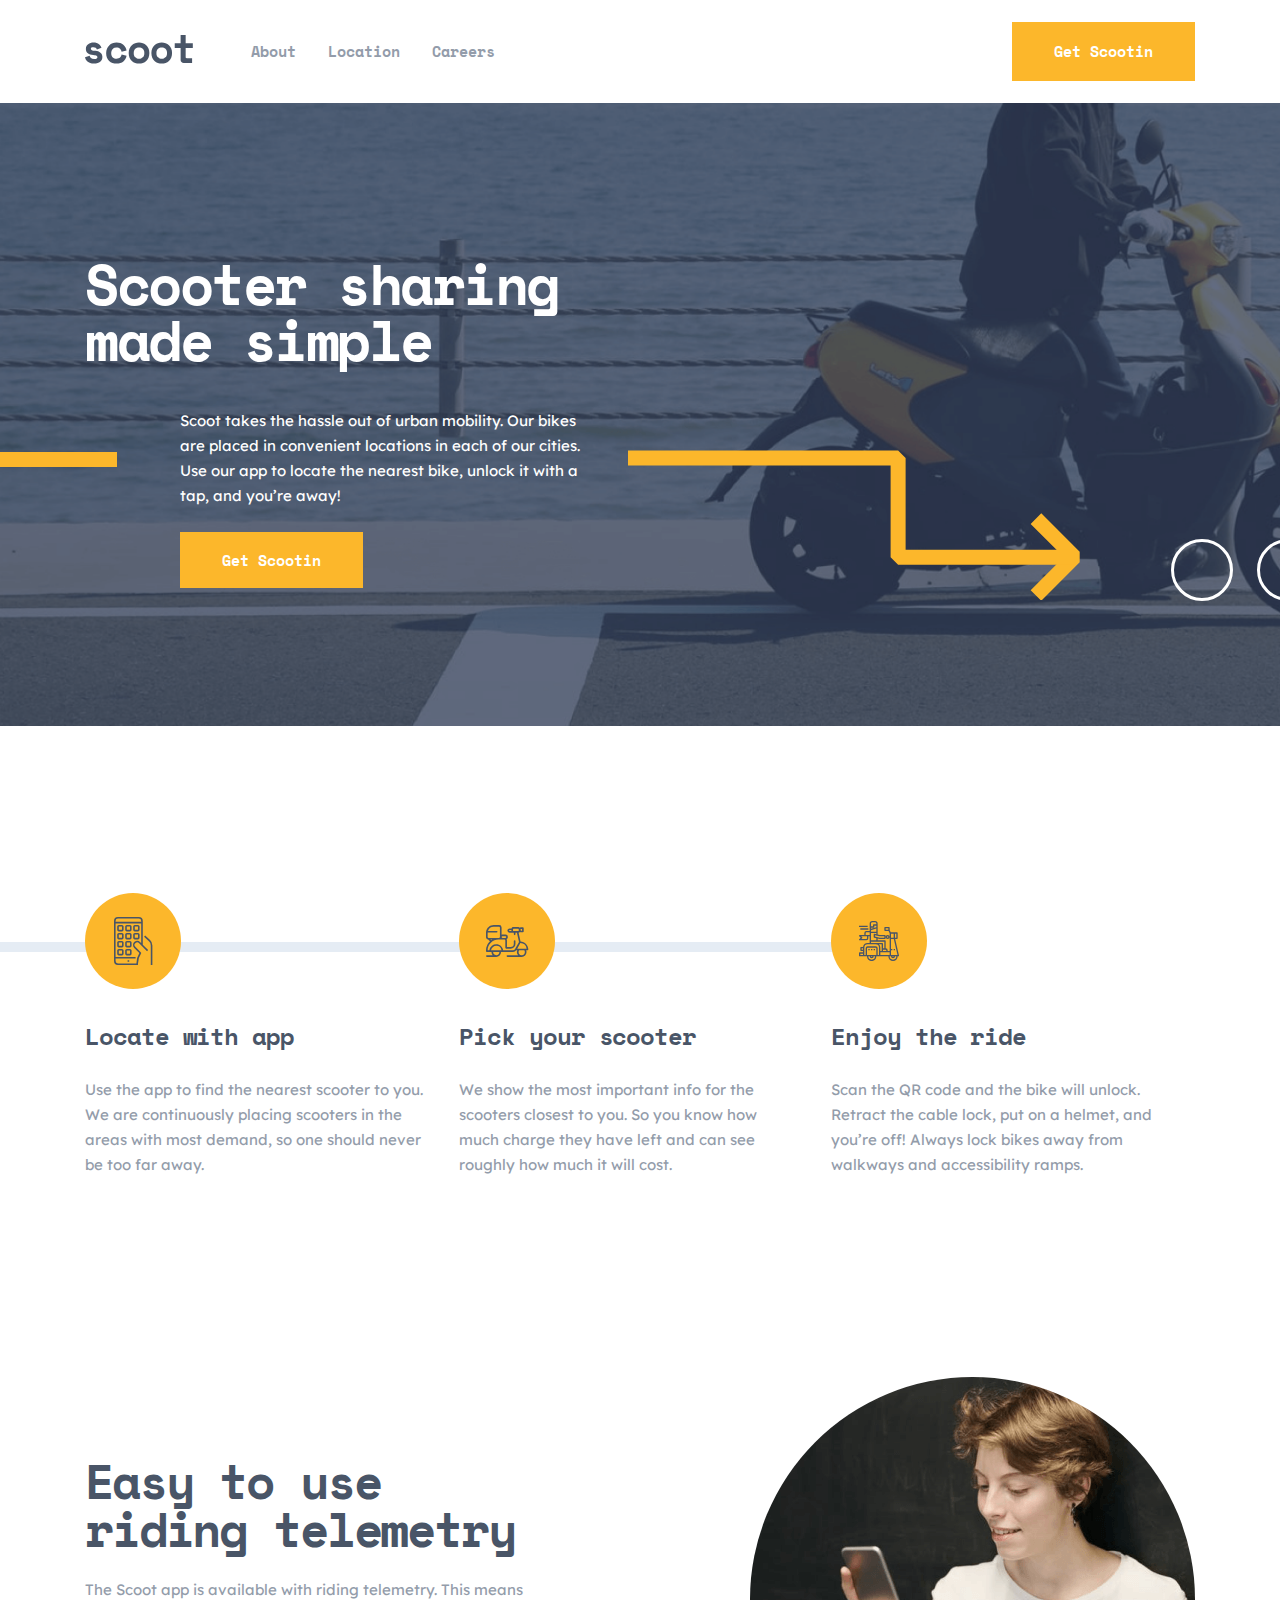
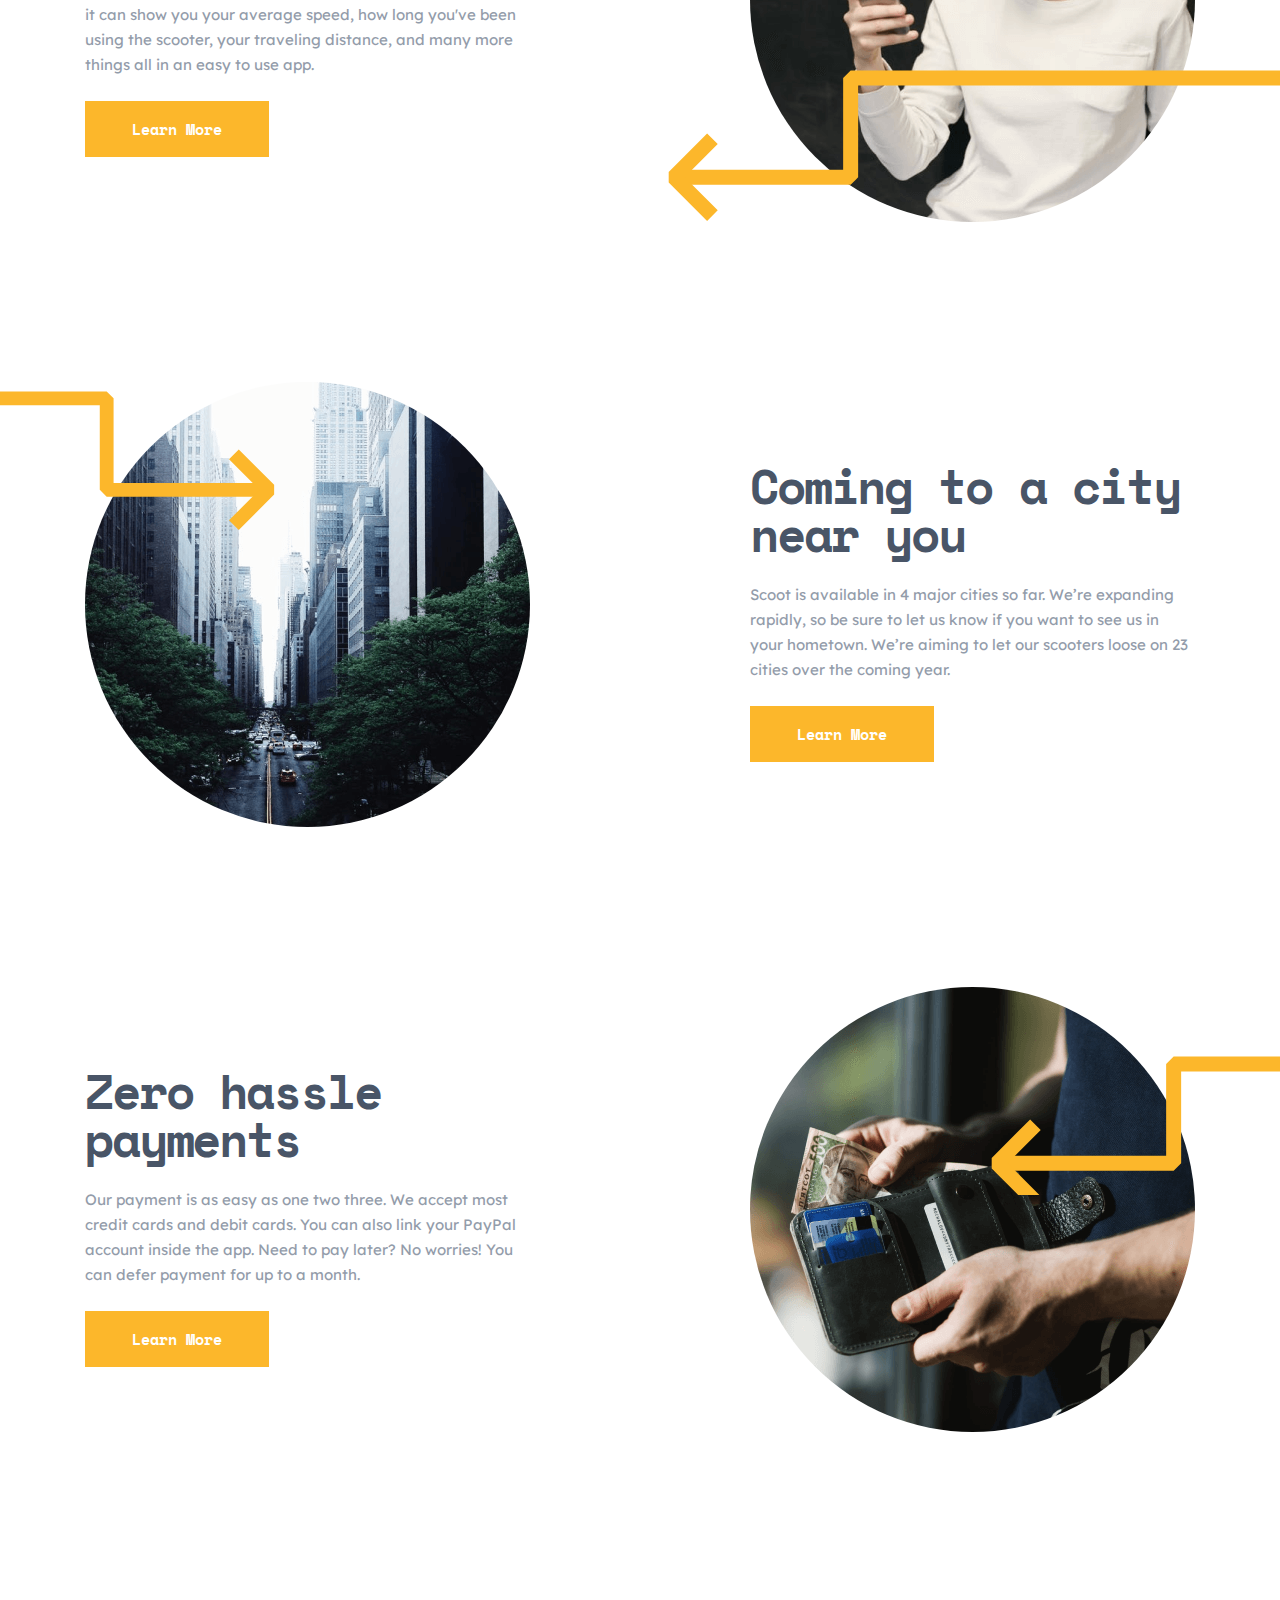
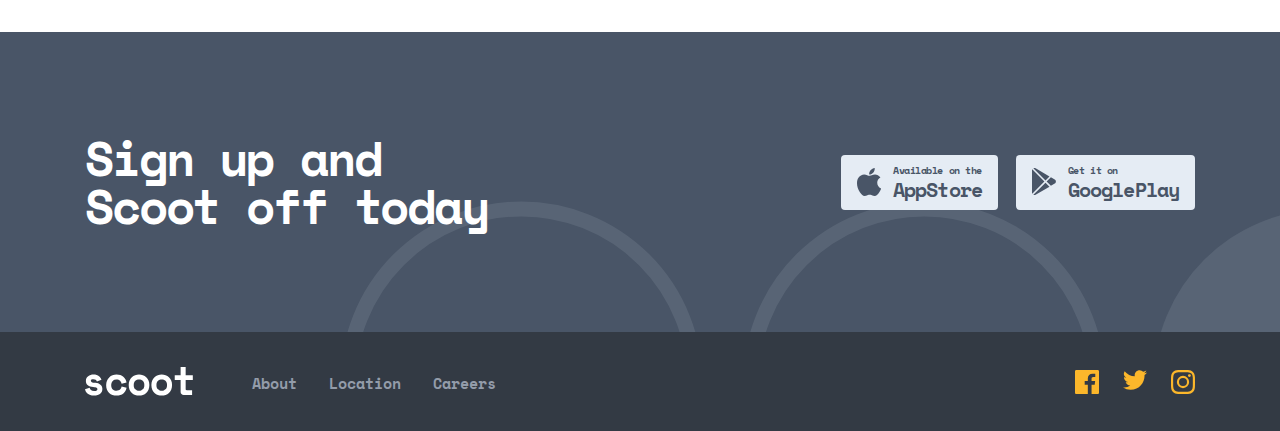
<file: index.html>
<!DOCTYPE html>
<html lang="en">

<head>
  <meta charset="UTF-8">
  <meta http-equiv="X-UA-Compatible" content="IE=edge">
  <meta name="viewport" content="width=device-width, initial-scale=1.0">
  <title>Scoot Project</title>
  <!-- <link rel="stylesheet" href="./css/normalize.css"> -->
  <!-- <link rel="stylesheet" href="./css/main.css"> -->
  <link rel="stylesheet" href="./css/main.min.css">
</head>

<body>


  <!-- SITE HEADER START -->

  <header class="site-header">

    <div class="container">
      <div class="header-inner">

        <a class="site-logo" href="./index.html">

          <svg class="site-logo__img" width="108" height="29" fill="currentColor" xmlns="http://www.w3.org/2000/svg">
            <path fill-rule="evenodd" clip-rule="evenodd"
              d="M107.097 23.2V28h-8.4c-.907 0-1.647-.293-2.22-.88-.573-.587-.86-1.333-.86-2.24V12.96h-5.88v-4.8h5.88V0h5.04v8.16h7.16v4.8h-7.16V22c0 .8.36 1.2 1.08 1.2h5.36ZM9.12 28.56c2.613 0 4.64-.587 6.08-1.76 1.44-1.173 2.16-2.747 2.16-4.72v-.24c0-1.787-.64-3.18-1.92-4.18-1.28-1-2.933-1.607-4.96-1.82-1.76-.187-2.973-.42-3.64-.7-.667-.28-1-.74-1-1.38 0-.453.213-.833.64-1.14.427-.307 1.067-.46 1.92-.46.933 0 1.693.207 2.28.62.587.413 1 .98 1.24 1.7l4.56-1.84a8.832 8.832 0 0 0-.92-1.74c-.4-.6-.92-1.147-1.56-1.64-.64-.493-1.42-.893-2.34-1.2-.92-.307-2.007-.46-3.26-.46-.96 0-1.893.133-2.8.4a7.473 7.473 0 0 0-2.4 1.18 6.193 6.193 0 0 0-1.68 1.9c-.427.747-.64 1.613-.64 2.6v.24c0 1.893.66 3.327 1.98 4.3 1.32.973 3.1 1.553 5.34 1.74.827.08 1.513.187 2.06.32.547.133.98.3 1.3.5.32.2.54.413.66.64.12.227.18.473.18.74 0 .453-.233.873-.7 1.26-.467.387-1.327.58-2.58.58-1.413 0-2.46-.32-3.14-.96-.68-.64-1.127-1.387-1.34-2.24L0 22.32c.133.693.393 1.407.78 2.14.387.733.94 1.4 1.66 2 .72.6 1.627 1.1 2.72 1.5 1.093.4 2.413.6 3.96.6Zm22.454 0c2.827 0 5.087-.72 6.78-2.16 1.694-1.44 2.767-3.333 3.22-5.68l-4.96-1.24c-.24 1.307-.766 2.347-1.58 3.12-.813.773-1.993 1.16-3.54 1.16-.72 0-1.4-.113-2.04-.34a4.705 4.705 0 0 1-1.68-1.02c-.48-.453-.86-1.02-1.14-1.7-.28-.68-.42-1.46-.42-2.34v-.24c0-.88.14-1.673.42-2.38.28-.707.66-1.307 1.14-1.8a5.006 5.006 0 0 1 1.68-1.14 5.25 5.25 0 0 1 2.04-.4c1.547 0 2.747.427 3.6 1.28.854.853 1.36 1.867 1.52 3.04l4.96-1.28c-.453-2.347-1.54-4.24-3.26-5.68-1.72-1.44-3.966-2.16-6.74-2.16-1.44 0-2.793.24-4.06.72a9.726 9.726 0 0 0-3.32 2.08c-.946.907-1.686 2-2.22 3.28-.533 1.28-.8 2.72-.8 4.32v.48c0 1.6.267 3.027.8 4.28.534 1.253 1.267 2.307 2.2 3.16.934.853 2.034 1.507 3.3 1.96 1.267.453 2.634.68 4.1.68Zm26.355-.68c-1.24.453-2.54.68-3.9.68-1.36 0-2.66-.227-3.9-.68a9.996 9.996 0 0 1-3.3-1.98c-.96-.867-1.72-1.933-2.28-3.2-.56-1.267-.84-2.727-.84-4.38v-.48c0-1.627.28-3.073.84-4.34.56-1.267 1.32-2.34 2.28-3.22a9.827 9.827 0 0 1 3.3-2c1.24-.453 2.54-.68 3.9-.68 1.36 0 2.66.227 3.9.68a9.827 9.827 0 0 1 3.3 2c.96.88 1.72 1.953 2.28 3.22.56 1.267.84 2.713.84 4.34v.48c0 1.653-.28 3.113-.84 4.38-.56 1.267-1.32 2.333-2.28 3.2a9.996 9.996 0 0 1-3.3 1.98Zm-3.9-4.12c-.72 0-1.4-.12-2.04-.36a4.95 4.95 0 0 1-1.68-1.04 4.911 4.911 0 0 1-1.14-1.66c-.28-.653-.42-1.393-.42-2.22v-.8c0-.827.14-1.567.42-2.22.28-.653.66-1.207 1.14-1.66a4.95 4.95 0 0 1 1.68-1.04c.64-.24 1.32-.36 2.04-.36s1.4.12 2.04.36c.64.24 1.2.587 1.68 1.04.48.453.86 1.007 1.14 1.66.28.653.42 1.393.42 2.22v.8c0 .827-.14 1.567-.42 2.22a4.911 4.911 0 0 1-1.14 1.66c-.48.453-1.04.8-1.68 1.04-.64.24-1.32.36-2.04.36Zm26.594 4.12c-1.24.453-2.54.68-3.9.68-1.36 0-2.66-.227-3.9-.68a9.996 9.996 0 0 1-3.3-1.98c-.96-.867-1.72-1.933-2.28-3.2-.56-1.267-.84-2.727-.84-4.38v-.48c0-1.627.28-3.073.84-4.34.56-1.267 1.32-2.34 2.28-3.22a9.827 9.827 0 0 1 3.3-2c1.24-.453 2.54-.68 3.9-.68 1.36 0 2.66.227 3.9.68a9.827 9.827 0 0 1 3.3 2c.96.88 1.72 1.953 2.28 3.22.56 1.267.84 2.713.84 4.34v.48c0 1.653-.28 3.113-.84 4.38-.56 1.267-1.32 2.333-2.28 3.2a9.996 9.996 0 0 1-3.3 1.98Zm-3.9-4.12c-.72 0-1.4-.12-2.04-.36a4.95 4.95 0 0 1-1.68-1.04 4.911 4.911 0 0 1-1.14-1.66c-.28-.653-.42-1.393-.42-2.22v-.8c0-.827.14-1.567.42-2.22.28-.653.66-1.207 1.14-1.66a4.95 4.95 0 0 1 1.68-1.04c.64-.24 1.32-.36 2.04-.36s1.4.12 2.04.36c.64.24 1.2.587 1.68 1.04.48.453.86 1.007 1.14 1.66.28.653.42 1.393.42 2.22v.8c0 .827-.14 1.567-.42 2.22a4.911 4.911 0 0 1-1.14 1.66c-.48.453-1.04.8-1.68 1.04-.64.24-1.32.36-2.04.36Z"
              fill="currentcolor" /></svg>

        </a>



        <nav class="header-inner__nav sitenav">
          <ul class="sitenav__list">

            <li class="sitenav__item">
              <a class="sitenav__link" href="./about.html">
                About
              </a>
            </li>

            <li class="sitenav__item">
              <a class="sitenav__link" href="./map.html">
                Location
              </a>
            </li>

            <li class="sitenav__item">
              <a class="sitenav__link" href="careers.html">
                Careers
              </a>
            </li>

          </ul>
        </nav>



        <a class="header-inner__link" href="#">
          Get Scootin
        </a>

      </div>
    </div>

  </header>

  <!-- SITE HEADER END -->


   <!-- SITE MAIN START -->
   <main class="site-main">
    <!-- hero section start  -->
    <section class="hero">

      <div class="container">
        <div class="hero__box">
          <h1 class="hero__title">
            Scooter sharing made simple
          </h1>

          <div class="hero__text-box">
            <p class="hero__text">
              Scoot takes the hassle out of urban mobility. Our bikes are placed in convenient locations in each of our
              cities. Use our app to locate the nearest bike, unlock it with a tap, and you’re away!
            </p>

            <a class="hero__link" href="#">
              Get Scootin
            </a>

          </div>

          
        </div>
      </div>

    </section>
    <!-- hero section finish  -->


    <!-- offer section start  -->
    <section class="offer">
        <div class="container">
  
  
          <ol class="offer__list">
            <li class="offer__item">
  
              <span class="offer__locate"></span>
  
              <h3 class="offer__topic">
                <a class="offer__link" href="#">
                  Locate with app
                </a>
              </h3>
  
  
              <p class="offer__text">
                Use the app to find the nearest scooter to you. We are continuously placing scooters in the areas with
                most
                demand, so one should never be too far away.
              </p>
            </li>
  
            <li class="offer__item">
  
              <span class="offer__scooter"></span>
  
              <h3 class="offer__topic">
                <a class="offer__link" href="#">
                  Pick your scooter
                </a>
              </h3>
  
  
              <p class="offer__text">
                We show the most important info for the scooters closest to you. So you know how much charge they have
                left and can see roughly how much it will cost.
              </p>
            </li>
  
            <li class="offer__item">
  
              <span class="offer__ride"></span>
  
              <h3 class="offer__topic">
                <a class="offer__link" href="#">
                  Enjoy the ride
                </a>
              </h3>
  
  
              <p class="offer__text">
                Scan the QR code and the bike will unlock. Retract the cable lock, put on a helmet, and you’re off! Always
                lock bikes away from walkways and accessibility ramps.
              </p>
            </li>
          </ol>
        </div>
  
      </section>
      <!-- offer section finish  -->





    <!-- info section start  -->

    <section class="info">
      <div class="container">

        <ul class="info__list">

          <li class="info__item info__item--easy">
            <div class="info__item-box">
              <h2 class="visually-hidden">Hello</h2>
              <h3 class="info__topic">
                <a class="info__link" href="#">
                  Easy to use
                  riding telemetry
                </a>
              </h3>

              <p class="info__text">
                The Scoot app is available with riding telemetry. This means it can show you your average speed, how
                long
                you've been using the scooter, your traveling distance, and many more things all in an easy to use app.
              </p>

              <a class="info__link-more" href="#">
                Learn More
              </a>

            </div>
            <div class="info__img-box info__img-box--easy">
              <img class="info__img" src="./images/home-easy.png" width="445" height="445"
                alt="boy looking at his phone" srcset="./images/home-easy.png 1x, ./images/home-easy@2x.png 2x">
            </div>
          </li>

          <li class="info__item info__item--coming">
            <div class="info__item-box">
              <h3 class="info__topic">
                <a class="info__link" href="#">
                  Coming to a city near you
                </a>
              </h3>

              <p class="info__text">
                Scoot is available in 4 major cities so far. We’re expanding rapidly, so be sure to let us know if you
                want to see us in your hometown. We’re aiming to let our scooters loose on 23 cities over the coming
                year.
              </p>

              <a class="info__link-more" href="#">
                Learn More
              </a>

            </div>
            <div class="info__img-box info__img-box--coming">
              <img class="info__img" src="./images/home-coming.png" width="445" height="445"
                alt="boy looking at his phone" srcset="./images/home-coming.png 1x, ./images/home-coming@2x.png 2x">
            </div>
          </li>

          <li class="info__item info__item--money">
            <div class="info__item-box">
              <h3 class="info__topic">
                <a class="info__link" href="#">
                  Zero hassle payments
                </a>
              </h3>

              <p class="info__text">
                Our payment is as easy as one two three. We accept most credit cards and debit cards. You can also link
                your PayPal account inside the app. Need to pay later? No worries! You can defer payment for up to a
                month.
              </p>

              <a class="info__link-more" href="#">
                Learn More
              </a>

            </div>
            <div class="info__img-box info__img-box--money">
              <img class="info__img" src="./images/home-money.png" width="445" height="445"
                alt="boy looking at his phone" srcset="./images/home-money.png 1x, ./images/home-money@2x.png 2x">
            </div>
          </li>

        </ul>
      </div>
    </section>

    <!-- info section finish  -->
</main>


  <!-- SITE FOOTER START -->
  <footer>
    <div class="site-article">
      <div class="container">
        <div class="site-article__box">
          <div class="site-article__textbox">
            <h3 class="site-article__text">Sign up and Scoot off today</h3>
          </div>
          <ul class="site-article__list">
            <li class="site-article__item"><a class="site-article__link" href="https://apple.com">
                <p class="site-article__linkthemetop">Available on the</p>
                <p class="site-article__linkthemeunder">AppStore</p>
              </a>
            </li>
            <li class="site-article__item"><a class="site-article__link" href="https://play.google.com">
                <p class="site-article__linkthemetop">Get it on</p>
                <p class="site-article__linkthemeunder">GooglePlay</p>
              </a>
            </li>
          </ul>
        </div>
      </div>
    </div>
    <div class="site-footer">
      <div class="container">
        <div class="site-footer__box">
          <a href="./index.html"> <svg class="site-footer__logo" width="108" height="29" fill="CurrentColor"
              xmlns="http://www.w3.org/2000/svg">
              <path fill-rule="evenodd" clip-rule="evenodd"
                d="M107.097 23.2V28h-8.4c-.907 0-1.647-.293-2.22-.88-.573-.587-.86-1.333-.86-2.24V12.96h-5.88v-4.8h5.88V0h5.04v8.16h7.16v4.8h-7.16V22c0 .8.36 1.2 1.08 1.2h5.36ZM9.12 28.56c2.613 0 4.64-.587 6.08-1.76 1.44-1.173 2.16-2.747 2.16-4.72v-.24c0-1.787-.64-3.18-1.92-4.18-1.28-1-2.933-1.607-4.96-1.82-1.76-.187-2.973-.42-3.64-.7-.667-.28-1-.74-1-1.38 0-.453.213-.833.64-1.14.427-.307 1.067-.46 1.92-.46.933 0 1.693.207 2.28.62.587.413 1 .98 1.24 1.7l4.56-1.84a8.832 8.832 0 0 0-.92-1.74c-.4-.6-.92-1.147-1.56-1.64-.64-.493-1.42-.893-2.34-1.2-.92-.307-2.007-.46-3.26-.46-.96 0-1.893.133-2.8.4a7.473 7.473 0 0 0-2.4 1.18 6.193 6.193 0 0 0-1.68 1.9c-.427.747-.64 1.613-.64 2.6v.24c0 1.893.66 3.327 1.98 4.3 1.32.973 3.1 1.553 5.34 1.74.827.08 1.513.187 2.06.32.547.133.98.3 1.3.5.32.2.54.413.66.64.12.227.18.473.18.74 0 .453-.233.873-.7 1.26-.467.387-1.327.58-2.58.58-1.413 0-2.46-.32-3.14-.96-.68-.64-1.127-1.387-1.34-2.24L0 22.32c.133.693.393 1.407.78 2.14.387.733.94 1.4 1.66 2 .72.6 1.627 1.1 2.72 1.5 1.093.4 2.413.6 3.96.6Zm22.454 0c2.827 0 5.087-.72 6.78-2.16 1.694-1.44 2.767-3.333 3.22-5.68l-4.96-1.24c-.24 1.307-.766 2.347-1.58 3.12-.813.773-1.993 1.16-3.54 1.16-.72 0-1.4-.113-2.04-.34a4.705 4.705 0 0 1-1.68-1.02c-.48-.453-.86-1.02-1.14-1.7-.28-.68-.42-1.46-.42-2.34v-.24c0-.88.14-1.673.42-2.38.28-.707.66-1.307 1.14-1.8a5.006 5.006 0 0 1 1.68-1.14 5.25 5.25 0 0 1 2.04-.4c1.547 0 2.747.427 3.6 1.28.854.853 1.36 1.867 1.52 3.04l4.96-1.28c-.453-2.347-1.54-4.24-3.26-5.68-1.72-1.44-3.966-2.16-6.74-2.16-1.44 0-2.793.24-4.06.72a9.726 9.726 0 0 0-3.32 2.08c-.946.907-1.686 2-2.22 3.28-.533 1.28-.8 2.72-.8 4.32v.48c0 1.6.267 3.027.8 4.28.534 1.253 1.267 2.307 2.2 3.16.934.853 2.034 1.507 3.3 1.96 1.267.453 2.634.68 4.1.68Zm26.355-.68c-1.24.453-2.54.68-3.9.68-1.36 0-2.66-.227-3.9-.68a9.996 9.996 0 0 1-3.3-1.98c-.96-.867-1.72-1.933-2.28-3.2-.56-1.267-.84-2.727-.84-4.38v-.48c0-1.627.28-3.073.84-4.34.56-1.267 1.32-2.34 2.28-3.22a9.827 9.827 0 0 1 3.3-2c1.24-.453 2.54-.68 3.9-.68 1.36 0 2.66.227 3.9.68a9.827 9.827 0 0 1 3.3 2c.96.88 1.72 1.953 2.28 3.22.56 1.267.84 2.713.84 4.34v.48c0 1.653-.28 3.113-.84 4.38-.56 1.267-1.32 2.333-2.28 3.2a9.996 9.996 0 0 1-3.3 1.98Zm-3.9-4.12c-.72 0-1.4-.12-2.04-.36a4.95 4.95 0 0 1-1.68-1.04 4.911 4.911 0 0 1-1.14-1.66c-.28-.653-.42-1.393-.42-2.22v-.8c0-.827.14-1.567.42-2.22.28-.653.66-1.207 1.14-1.66a4.95 4.95 0 0 1 1.68-1.04c.64-.24 1.32-.36 2.04-.36s1.4.12 2.04.36c.64.24 1.2.587 1.68 1.04.48.453.86 1.007 1.14 1.66.28.653.42 1.393.42 2.22v.8c0 .827-.14 1.567-.42 2.22a4.911 4.911 0 0 1-1.14 1.66c-.48.453-1.04.8-1.68 1.04-.64.24-1.32.36-2.04.36Zm26.594 4.12c-1.24.453-2.54.68-3.9.68-1.36 0-2.66-.227-3.9-.68a9.996 9.996 0 0 1-3.3-1.98c-.96-.867-1.72-1.933-2.28-3.2-.56-1.267-.84-2.727-.84-4.38v-.48c0-1.627.28-3.073.84-4.34.56-1.267 1.32-2.34 2.28-3.22a9.827 9.827 0 0 1 3.3-2c1.24-.453 2.54-.68 3.9-.68 1.36 0 2.66.227 3.9.68a9.827 9.827 0 0 1 3.3 2c.96.88 1.72 1.953 2.28 3.22.56 1.267.84 2.713.84 4.34v.48c0 1.653-.28 3.113-.84 4.38-.56 1.267-1.32 2.333-2.28 3.2a9.996 9.996 0 0 1-3.3 1.98Zm-3.9-4.12c-.72 0-1.4-.12-2.04-.36a4.95 4.95 0 0 1-1.68-1.04 4.911 4.911 0 0 1-1.14-1.66c-.28-.653-.42-1.393-.42-2.22v-.8c0-.827.14-1.567.42-2.22.28-.653.66-1.207 1.14-1.66a4.95 4.95 0 0 1 1.68-1.04c.64-.24 1.32-.36 2.04-.36s1.4.12 2.04.36c.64.24 1.2.587 1.68 1.04.48.453.86 1.007 1.14 1.66.28.653.42 1.393.42 2.22v.8c0 .827-.14 1.567-.42 2.22a4.911 4.911 0 0 1-1.14 1.66c-.48.453-1.04.8-1.68 1.04-.64.24-1.32.36-2.04.36Z"
                fill="CurrentColor" /></svg></a>

          <ul class="site-footer__list">
            <li class="site-footer__item"><a href="./about.html" class="site-footer__link">About</a>
            </li>
            <li class="site-footer__item"><a href="./map.html" class="site-footer__link">Location</a>
            </li>
            <li class="site-footer__item"><a href="./careers.html" class="site-footer__link">Careers</a>
            </li>
          </ul>

          <ul class="site-footer__social">
            <li class="site-footer__socialitem"><a href="#" class="site-footer__sociallink">
              <svg width="24" height="24" fill="none" xmlns="http://www.w3.org/2000/svg"><path d="M22.675 0H1.325C.593 0 0 .593 0 1.325v21.351C0 23.407.593 24 1.325 24H12.82v-9.294H9.692v-3.622h3.128V8.413c0-3.1 1.893-4.788 4.659-4.788 1.325 0 2.463.099 2.795.143v3.24l-1.918.001c-1.504 0-1.795.715-1.795 1.763v2.313h3.587l-.467 3.622h-3.12V24h6.116c.73 0 1.323-.593 1.323-1.325V1.325C24 .593 23.407 0 22.675 0Z" fill="#FCB72B"/></svg>
            </a>
            </li>
            <li class="site-footer__socialitem"><a href="#" class="site-footer__sociallink">
              <svg width="24" height="20" fill="none" xmlns="http://www.w3.org/2000/svg"><path d="M24 2.557a9.83 9.83 0 0 1-2.828.775A4.932 4.932 0 0 0 23.337.608a9.864 9.864 0 0 1-3.127 1.195A4.916 4.916 0 0 0 16.616.248c-3.179 0-5.515 2.966-4.797 6.045A13.978 13.978 0 0 1 1.671 1.149a4.93 4.93 0 0 0 1.523 6.574 4.903 4.903 0 0 1-2.229-.616c-.054 2.281 1.581 4.415 3.949 4.89a4.935 4.935 0 0 1-2.224.084 4.928 4.928 0 0 0 4.6 3.419A9.9 9.9 0 0 1 0 17.54a13.94 13.94 0 0 0 7.548 2.212c9.142 0 14.307-7.721 13.995-14.646A10.025 10.025 0 0 0 24 2.557Z" fill="#FCB72B"/></svg>
            </a>
            </li>
            <li class="site-footer__socialitem"><a href="#" class="site-footer__sociallink">
              <svg width="24" height="24" fill="none" xmlns="http://www.w3.org/2000/svg"><path fill-rule="evenodd" clip-rule="evenodd" d="M12 0C8.741 0 8.333.014 7.053.072 2.695.272.273 2.69.073 7.052.014 8.333 0 8.741 0 12c0 3.259.014 3.668.072 4.948.2 4.358 2.618 6.78 6.98 6.98C8.333 23.986 8.741 24 12 24c3.259 0 3.668-.014 4.948-.072 4.354-.2 6.782-2.618 6.979-6.98.059-1.28.073-1.689.073-4.948 0-3.259-.014-3.667-.072-4.947-.196-4.354-2.617-6.78-6.979-6.98C15.668.014 15.259 0 12 0Zm0 2.163c3.204 0 3.584.012 4.85.07 3.252.148 4.771 1.691 4.919 4.919.058 1.265.069 1.645.069 4.849 0 3.205-.012 3.584-.069 4.849-.149 3.225-1.664 4.771-4.919 4.919-1.266.058-1.644.07-4.85.07-3.204 0-3.584-.012-4.849-.07-3.26-.149-4.771-1.699-4.919-4.92-.058-1.265-.07-1.644-.07-4.849 0-3.204.013-3.583.07-4.849.149-3.227 1.664-4.771 4.919-4.919 1.266-.057 1.645-.069 4.849-.069ZM5.838 12a6.162 6.162 0 1 1 12.324 0 6.162 6.162 0 0 1-12.324 0ZM12 16a4 4 0 1 1 0-8 4 4 0 0 1 0 8Zm4.965-10.405a1.44 1.44 0 1 1 2.881.001 1.44 1.44 0 0 1-2.881-.001Z" fill="#FCB72B"/></svg>
            </a>
            </li>
          </ul>
        </div>
      </div>
    </div>
  </footer>

  <!-- SITE FOOTER END -->





</body>
</html>
</file>
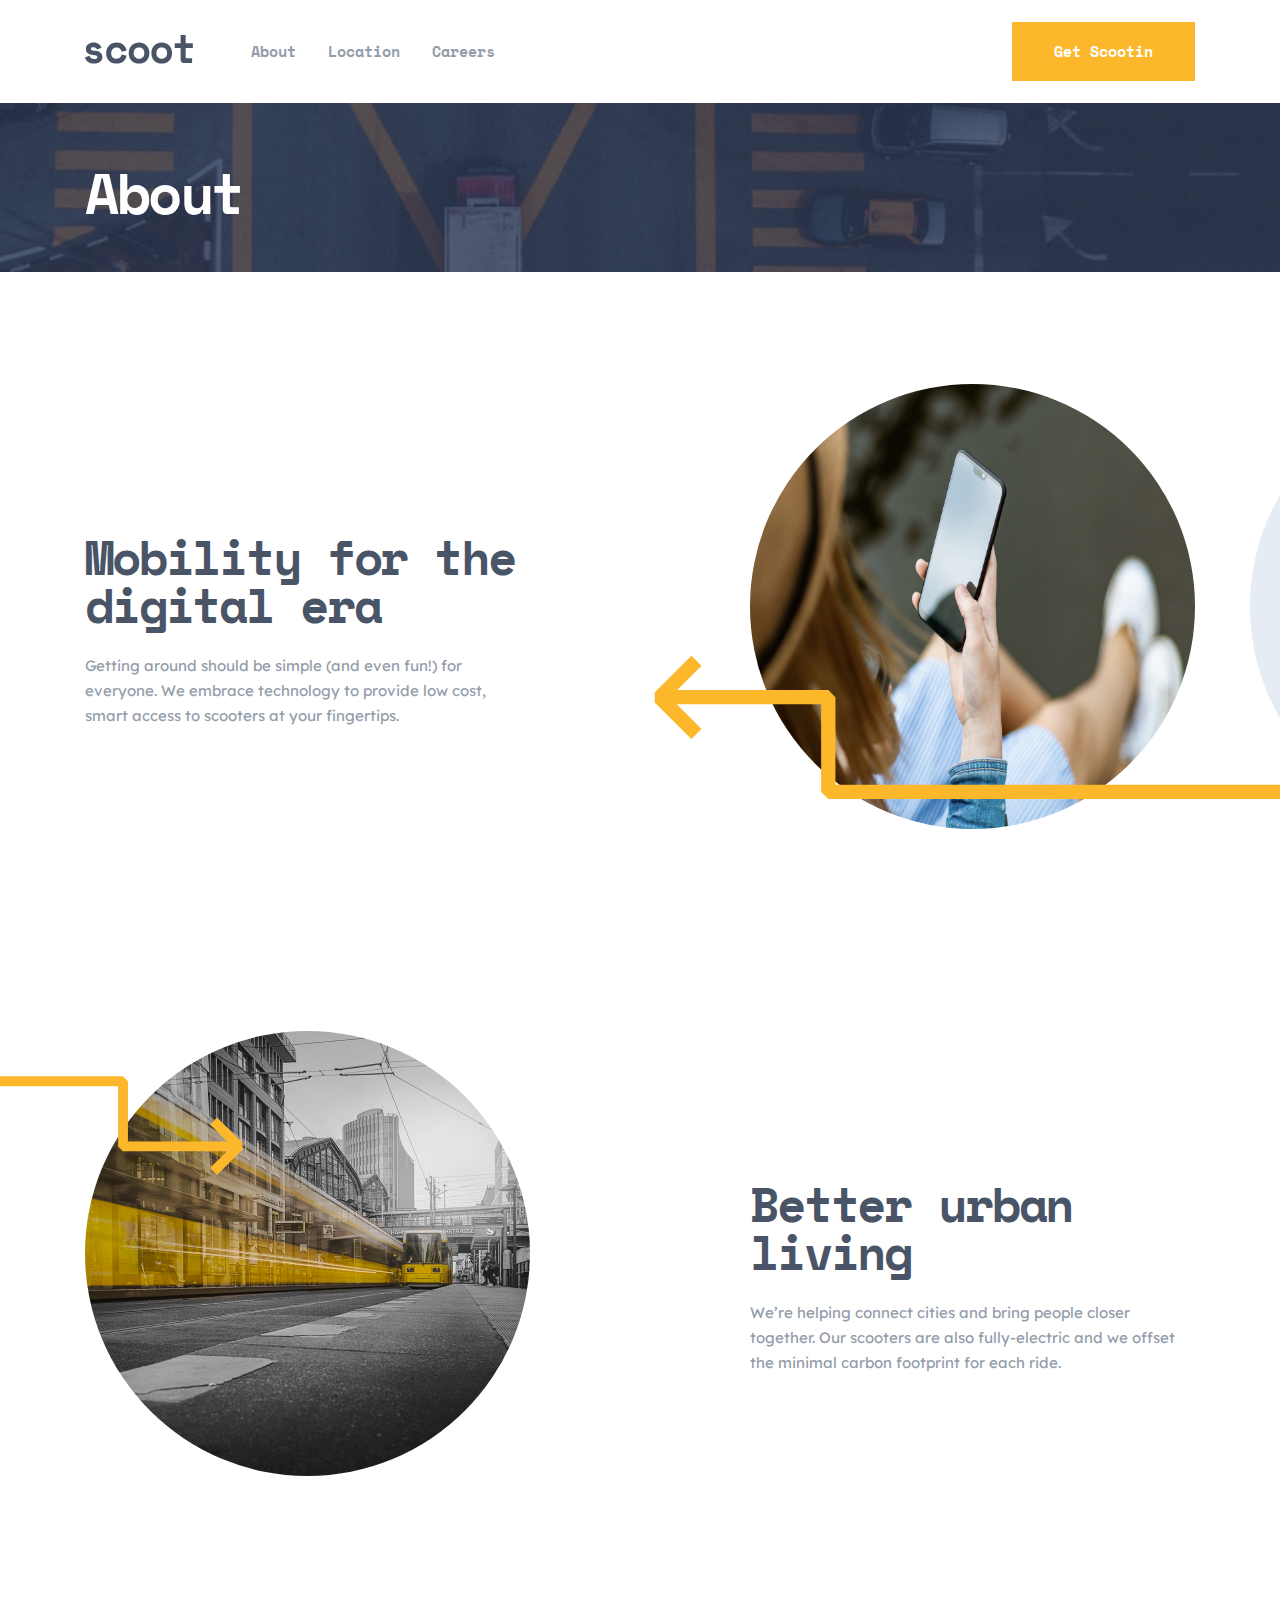
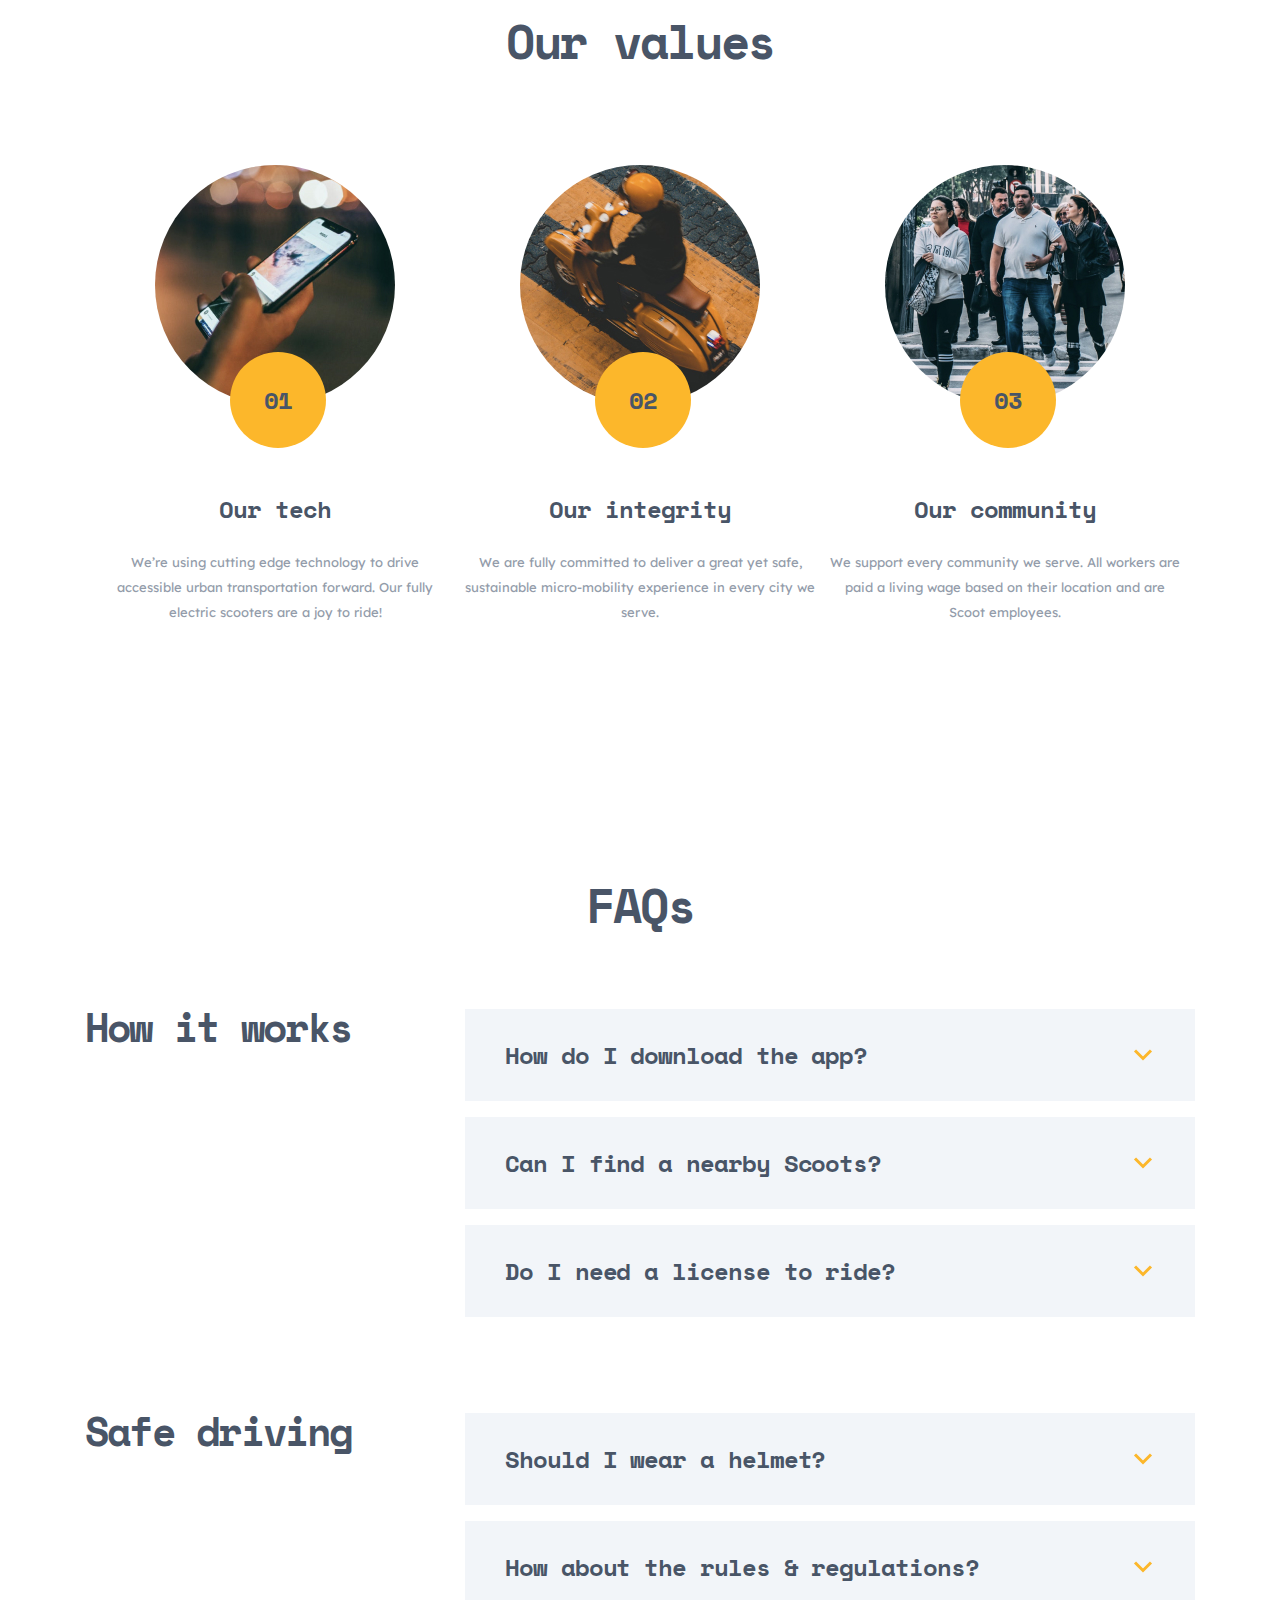
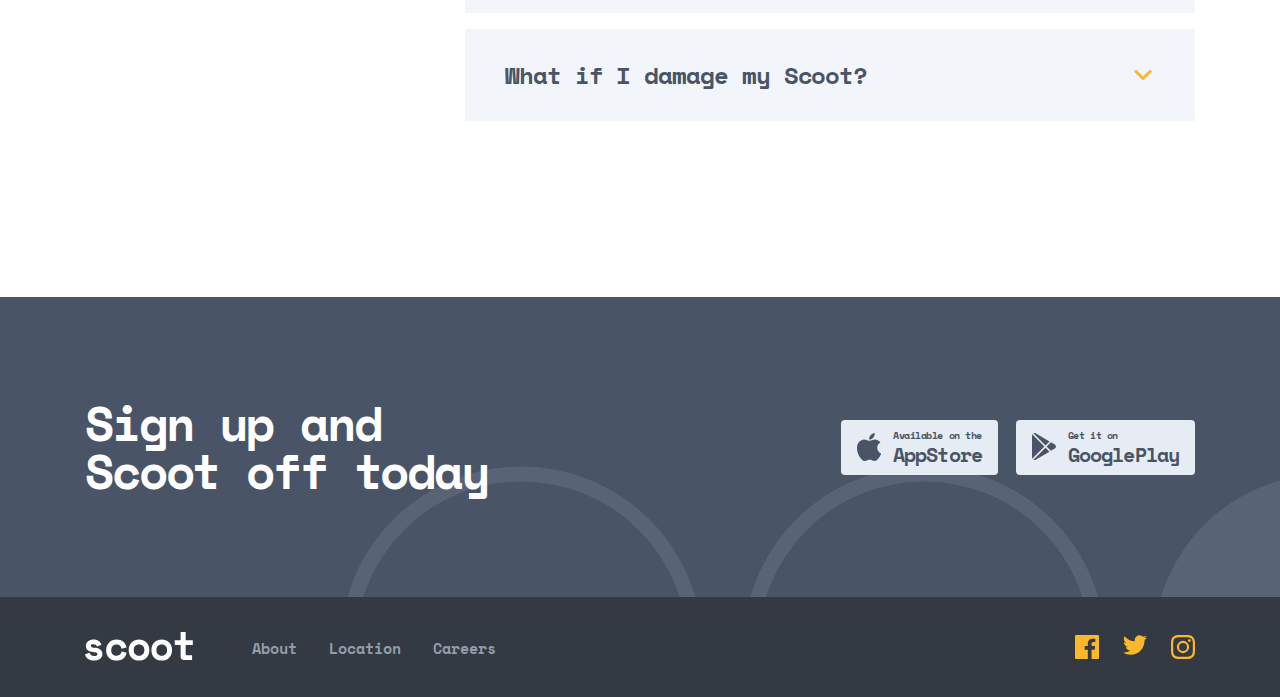
<file: about.html>
<!DOCTYPE html>
<html lang="en">
<head>
    <meta charset="UTF-8">
    <meta http-equiv="X-UA-Compatible" content="IE=edge">
    <meta name="viewport" content="width=device-width, initial-scale=1.0">
    <title>Document</title>
    <!-- <link rel="stylesheet" href="./css/normalize.css"> -->
    <!-- <link rel="stylesheet" href="./css/main.css"> -->
    <link rel="stylesheet" href="./css/main.min.css">
</head>
<body>


      <!-- SITE HEADER START -->

  <header class="site-header">

    <div class="container">
      <div class="header-inner">

        <a class="site-logo" href="./index.html">

          <svg class="site-logo__img" width="108" height="29" fill="currentColor" xmlns="http://www.w3.org/2000/svg">
            <path fill-rule="evenodd" clip-rule="evenodd"
              d="M107.097 23.2V28h-8.4c-.907 0-1.647-.293-2.22-.88-.573-.587-.86-1.333-.86-2.24V12.96h-5.88v-4.8h5.88V0h5.04v8.16h7.16v4.8h-7.16V22c0 .8.36 1.2 1.08 1.2h5.36ZM9.12 28.56c2.613 0 4.64-.587 6.08-1.76 1.44-1.173 2.16-2.747 2.16-4.72v-.24c0-1.787-.64-3.18-1.92-4.18-1.28-1-2.933-1.607-4.96-1.82-1.76-.187-2.973-.42-3.64-.7-.667-.28-1-.74-1-1.38 0-.453.213-.833.64-1.14.427-.307 1.067-.46 1.92-.46.933 0 1.693.207 2.28.62.587.413 1 .98 1.24 1.7l4.56-1.84a8.832 8.832 0 0 0-.92-1.74c-.4-.6-.92-1.147-1.56-1.64-.64-.493-1.42-.893-2.34-1.2-.92-.307-2.007-.46-3.26-.46-.96 0-1.893.133-2.8.4a7.473 7.473 0 0 0-2.4 1.18 6.193 6.193 0 0 0-1.68 1.9c-.427.747-.64 1.613-.64 2.6v.24c0 1.893.66 3.327 1.98 4.3 1.32.973 3.1 1.553 5.34 1.74.827.08 1.513.187 2.06.32.547.133.98.3 1.3.5.32.2.54.413.66.64.12.227.18.473.18.74 0 .453-.233.873-.7 1.26-.467.387-1.327.58-2.58.58-1.413 0-2.46-.32-3.14-.96-.68-.64-1.127-1.387-1.34-2.24L0 22.32c.133.693.393 1.407.78 2.14.387.733.94 1.4 1.66 2 .72.6 1.627 1.1 2.72 1.5 1.093.4 2.413.6 3.96.6Zm22.454 0c2.827 0 5.087-.72 6.78-2.16 1.694-1.44 2.767-3.333 3.22-5.68l-4.96-1.24c-.24 1.307-.766 2.347-1.58 3.12-.813.773-1.993 1.16-3.54 1.16-.72 0-1.4-.113-2.04-.34a4.705 4.705 0 0 1-1.68-1.02c-.48-.453-.86-1.02-1.14-1.7-.28-.68-.42-1.46-.42-2.34v-.24c0-.88.14-1.673.42-2.38.28-.707.66-1.307 1.14-1.8a5.006 5.006 0 0 1 1.68-1.14 5.25 5.25 0 0 1 2.04-.4c1.547 0 2.747.427 3.6 1.28.854.853 1.36 1.867 1.52 3.04l4.96-1.28c-.453-2.347-1.54-4.24-3.26-5.68-1.72-1.44-3.966-2.16-6.74-2.16-1.44 0-2.793.24-4.06.72a9.726 9.726 0 0 0-3.32 2.08c-.946.907-1.686 2-2.22 3.28-.533 1.28-.8 2.72-.8 4.32v.48c0 1.6.267 3.027.8 4.28.534 1.253 1.267 2.307 2.2 3.16.934.853 2.034 1.507 3.3 1.96 1.267.453 2.634.68 4.1.68Zm26.355-.68c-1.24.453-2.54.68-3.9.68-1.36 0-2.66-.227-3.9-.68a9.996 9.996 0 0 1-3.3-1.98c-.96-.867-1.72-1.933-2.28-3.2-.56-1.267-.84-2.727-.84-4.38v-.48c0-1.627.28-3.073.84-4.34.56-1.267 1.32-2.34 2.28-3.22a9.827 9.827 0 0 1 3.3-2c1.24-.453 2.54-.68 3.9-.68 1.36 0 2.66.227 3.9.68a9.827 9.827 0 0 1 3.3 2c.96.88 1.72 1.953 2.28 3.22.56 1.267.84 2.713.84 4.34v.48c0 1.653-.28 3.113-.84 4.38-.56 1.267-1.32 2.333-2.28 3.2a9.996 9.996 0 0 1-3.3 1.98Zm-3.9-4.12c-.72 0-1.4-.12-2.04-.36a4.95 4.95 0 0 1-1.68-1.04 4.911 4.911 0 0 1-1.14-1.66c-.28-.653-.42-1.393-.42-2.22v-.8c0-.827.14-1.567.42-2.22.28-.653.66-1.207 1.14-1.66a4.95 4.95 0 0 1 1.68-1.04c.64-.24 1.32-.36 2.04-.36s1.4.12 2.04.36c.64.24 1.2.587 1.68 1.04.48.453.86 1.007 1.14 1.66.28.653.42 1.393.42 2.22v.8c0 .827-.14 1.567-.42 2.22a4.911 4.911 0 0 1-1.14 1.66c-.48.453-1.04.8-1.68 1.04-.64.24-1.32.36-2.04.36Zm26.594 4.12c-1.24.453-2.54.68-3.9.68-1.36 0-2.66-.227-3.9-.68a9.996 9.996 0 0 1-3.3-1.98c-.96-.867-1.72-1.933-2.28-3.2-.56-1.267-.84-2.727-.84-4.38v-.48c0-1.627.28-3.073.84-4.34.56-1.267 1.32-2.34 2.28-3.22a9.827 9.827 0 0 1 3.3-2c1.24-.453 2.54-.68 3.9-.68 1.36 0 2.66.227 3.9.68a9.827 9.827 0 0 1 3.3 2c.96.88 1.72 1.953 2.28 3.22.56 1.267.84 2.713.84 4.34v.48c0 1.653-.28 3.113-.84 4.38-.56 1.267-1.32 2.333-2.28 3.2a9.996 9.996 0 0 1-3.3 1.98Zm-3.9-4.12c-.72 0-1.4-.12-2.04-.36a4.95 4.95 0 0 1-1.68-1.04 4.911 4.911 0 0 1-1.14-1.66c-.28-.653-.42-1.393-.42-2.22v-.8c0-.827.14-1.567.42-2.22.28-.653.66-1.207 1.14-1.66a4.95 4.95 0 0 1 1.68-1.04c.64-.24 1.32-.36 2.04-.36s1.4.12 2.04.36c.64.24 1.2.587 1.68 1.04.48.453.86 1.007 1.14 1.66.28.653.42 1.393.42 2.22v.8c0 .827-.14 1.567-.42 2.22a4.911 4.911 0 0 1-1.14 1.66c-.48.453-1.04.8-1.68 1.04-.64.24-1.32.36-2.04.36Z"
              fill="currentcolor" /></svg>

        </a>



        <nav class="header-inner__nav sitenav">
          <ul class="sitenav__list">

            <li class="sitenav__item">
              <a class="sitenav__link" href="./about.html">
                About
              </a>
            </li>

            <li class="sitenav__item">
              <a class="sitenav__link" href="./map.html">
                Location
              </a>
            </li>

            <li class="sitenav__item">
              <a class="sitenav__link" href="./careers.html">
                Careers
              </a>
            </li>

          </ul>
        </nav>



        <a class="header-inner__link" href="#">
          Get Scootin
        </a>

      </div>
    </div>

  </header>

  <!-- SITE HEADER END -->

  <!-- HERO SECTION START-->
  <section class="about">
    <div class="container">
        <h2 class="about__title">About</h2>
    </div>
  </section>
  <!-- HERO SECTION END -->

  <!-- MOBILITY SECTION START -->
  <section class="mobility">
    <div class="container">
        <div class="mobility__wrap">
            <div class="mobility__text-box">
                <h2 class="mobility__title">Mobility for the digital era</h2>
                <p class="mobility__text">Getting around should be simple (and even fun!) for everyone. We embrace technology to provide low cost, smart access to scooters at your fingertips.</p>
            </div>
            <div class="mobility__img-box">
            <img class="mobility__img" src="./images/mobility.jpg" 
            width="445"
            height="445"
            alt="">
        </div>
        </div>
        <div class="mobility__wrap">
            <div class="mobility__img-box-second">
                <img class="mobility__img-second" src="./images/better-urban.jpg" 
                width="445"
                height="445"
                alt="">
            </div>
            <div class="mobility__text-box">
                <h2 class="mobility__title">Better urban living</h2>
                <p class="mobility__text">We’re helping connect cities and bring people closer together. Our scooters are also fully-electric and we offset the minimal carbon footprint for each ride.</p>
            </div>
        </div>
    </div>
  </section>
  <!-- MOBILITY SECTION END -->

  <!-- START JOIN SECTION -->
  <section class="join">
    <div class="container">
        <h2 class="join__title">Our values</h2>
        <ul class="join__list">
            <li class="join__item">
                <img class="join__img" src="images/our-tech.jpg" alt="Tech" >
                <h3 class="join__text">Our tech</h3>
                <p class="join__paragraph">We’re using cutting edge technology to drive accessible urban transportation forward. Our fully electric scooters are a joy to ride!</p>
            </li>
            <li class="join__item">
                <img class="join__img" src="images/our-integrity.jpg" alt="integrity" >
                <h3 class="join__text join__text--second">Our integrity</h3>
                <p class="join__paragraph">We are fully committed to deliver a great yet safe, sustainable micro-mobility experience in every city we serve.</p>
            </li>
            <li class="join__item">
                <img class="join__img"  src="images/our-community.jpg" alt="community">
                <h3 class="join__text join__text--third">Our community</h3>
                <p class="join__paragraph">We support every community we serve. All workers are paid a living wage based on their location and are Scoot employees.</p>
            </li>
        </ul>
    </div>

</section>
  <!-- JOIN SECTION END -->

 <!-- START FAQ SECTION -->
 <section class="faq">
    <div class="container">
        <h2 class="faq__title">FAQs</h2>
        <div class="faq__wrap">
            <h3 class="faq__new-title">How it works</h3>

                <ul class="faq__detsum detsum">
                    <li class="detsum__item">
                        <details class="detsum__det">
                            <summary class="detsum__sum">How do I download the app?
                                <img class="detsum__arrow" src="./images/down-icon.svg" alt="">
                            </summary>
                            <p class="detsum__text">To download the Scoot app, you can search “Scoot” in both the App and Google Play stores. An even simpler way to do it would be to click the relevant link at the bottom of this page and you’ll be re-directed to the correct page.</p>
                        </details>
                    </li>
                    <li class="detsum__item">
                        <details class="detsum__det">
                            <summary class="detsum__sum">Can I find a nearby Scoots?
                                <img class="detsum__arrow" src="./images/down-icon.svg" alt="">
                            </summary>
                            <p class="detsum__text">To download the Scoot app, you can search “Scoot” in both the App and Google Play stores. An even simpler way to do it would be to click the relevant link at the bottom of this page and you’ll be re-directed to the correct page.</p>
                        </details>
                    </li>
                    <li class="detsum__item">
                        <details class="detsum__det">
                            <summary class="detsum__sum">Do I need a license to ride?
                                <img class="detsum__arrow" src="./images/down-icon.svg" alt="">
                            </summary>
                            <p class="detsum__text">To download the Scoot app, you can search “Scoot” in both the App and Google Play stores. An even simpler way to do it would be to click the relevant link at the bottom of this page and you’ll be re-directed to the correct page.</p>
                        </details>
                    </li>
                </ul>
        </div>
        <div class="faq__wrap">
            <h3 class="faq__new-title">Safe driving</h3>
                <ul class="faq__detsum detsum">
                    <li class="detsum__item">
                        <details class="detsum__det">
                            <summary class="detsum__sum">Should I wear a helmet?
                                <img class="detsum__arrow" src="./images/down-icon.svg" alt="">
                            </summary>
                            <p class="detsum__text">Yes, please do! All cities have different laws. But we strongly strongly strongly recommend always wearing a helmet regardless of the local laws. We like you and we want you to be as safe as possible while Scooting.</p>
                        </details>
                    </li>
                    <li class="detsum__item">
                        <details class="detsum__det">
                            <summary class="detsum__sum">How about the rules & regulations?
                                <img class="detsum__arrow" src="./images/down-icon.svg" alt="">
                            </summary>
                            <p class="detsum__text">Yes, please do! All cities have different laws. But we strongly strongly strongly recommend always wearing a helmet regardless of the local laws. We like you and we want you to be as safe as possible while Scooting.</p>
                        </details>
                    </li>
                    <li class="detsum__item">
                        <details class="detsum__det">
                            <summary class="detsum__sum">What if I damage my Scoot?
                                <img class="detsum__arrow" src="./images/down-icon.svg" alt="">
                            </summary>
                            <p class="detsum__text">Yes, please do! All cities have different laws. But we strongly strongly strongly recommend always wearing a helmet regardless of the local laws. We like you and we want you to be as safe as possible while Scooting.</p>
                        </details>
                    </li>
                </ul>
        </div>
    </div>
 </section>
 <!-- FAQ SECTION END -->







    <!-- SITE FOOTER START -->
    <footer>
        <div class="site-article">
          <div class="container">
            <div class="site-article__box">
              <div class="site-article__textbox">
                <h2 class="site-article__text">Sign up and Scoot off today</h2>
              </div>
              <ul class="site-article__list">
                <li class="site-article__item"><a class="site-article__link" href="https://apple.com">
                    <p class="site-article__linkthemetop">Available on the</p>
                    <p class="site-article__linkthemeunder">AppStore</p>
                  </a>
                </li>
                <li class="site-article__item"><a class="site-article__link" href="https://play.google.com">
                    <p class="site-article__linkthemetop">Get it on</p>
                    <p class="site-article__linkthemeunder">GooglePlay</p>
                  </a>
                </li>
              </ul>
            </div>
          </div>
        </div>
        <div class="site-footer">
          <div class="container">
            <div class="site-footer__box">
              <a href=""> <svg class="site-footer__logo" width="108" height="29" fill="CurrentColor"
                  xmlns="http://www.w3.org/2000/svg">
                  <path fill-rule="evenodd" clip-rule="evenodd"
                    d="M107.097 23.2V28h-8.4c-.907 0-1.647-.293-2.22-.88-.573-.587-.86-1.333-.86-2.24V12.96h-5.88v-4.8h5.88V0h5.04v8.16h7.16v4.8h-7.16V22c0 .8.36 1.2 1.08 1.2h5.36ZM9.12 28.56c2.613 0 4.64-.587 6.08-1.76 1.44-1.173 2.16-2.747 2.16-4.72v-.24c0-1.787-.64-3.18-1.92-4.18-1.28-1-2.933-1.607-4.96-1.82-1.76-.187-2.973-.42-3.64-.7-.667-.28-1-.74-1-1.38 0-.453.213-.833.64-1.14.427-.307 1.067-.46 1.92-.46.933 0 1.693.207 2.28.62.587.413 1 .98 1.24 1.7l4.56-1.84a8.832 8.832 0 0 0-.92-1.74c-.4-.6-.92-1.147-1.56-1.64-.64-.493-1.42-.893-2.34-1.2-.92-.307-2.007-.46-3.26-.46-.96 0-1.893.133-2.8.4a7.473 7.473 0 0 0-2.4 1.18 6.193 6.193 0 0 0-1.68 1.9c-.427.747-.64 1.613-.64 2.6v.24c0 1.893.66 3.327 1.98 4.3 1.32.973 3.1 1.553 5.34 1.74.827.08 1.513.187 2.06.32.547.133.98.3 1.3.5.32.2.54.413.66.64.12.227.18.473.18.74 0 .453-.233.873-.7 1.26-.467.387-1.327.58-2.58.58-1.413 0-2.46-.32-3.14-.96-.68-.64-1.127-1.387-1.34-2.24L0 22.32c.133.693.393 1.407.78 2.14.387.733.94 1.4 1.66 2 .72.6 1.627 1.1 2.72 1.5 1.093.4 2.413.6 3.96.6Zm22.454 0c2.827 0 5.087-.72 6.78-2.16 1.694-1.44 2.767-3.333 3.22-5.68l-4.96-1.24c-.24 1.307-.766 2.347-1.58 3.12-.813.773-1.993 1.16-3.54 1.16-.72 0-1.4-.113-2.04-.34a4.705 4.705 0 0 1-1.68-1.02c-.48-.453-.86-1.02-1.14-1.7-.28-.68-.42-1.46-.42-2.34v-.24c0-.88.14-1.673.42-2.38.28-.707.66-1.307 1.14-1.8a5.006 5.006 0 0 1 1.68-1.14 5.25 5.25 0 0 1 2.04-.4c1.547 0 2.747.427 3.6 1.28.854.853 1.36 1.867 1.52 3.04l4.96-1.28c-.453-2.347-1.54-4.24-3.26-5.68-1.72-1.44-3.966-2.16-6.74-2.16-1.44 0-2.793.24-4.06.72a9.726 9.726 0 0 0-3.32 2.08c-.946.907-1.686 2-2.22 3.28-.533 1.28-.8 2.72-.8 4.32v.48c0 1.6.267 3.027.8 4.28.534 1.253 1.267 2.307 2.2 3.16.934.853 2.034 1.507 3.3 1.96 1.267.453 2.634.68 4.1.68Zm26.355-.68c-1.24.453-2.54.68-3.9.68-1.36 0-2.66-.227-3.9-.68a9.996 9.996 0 0 1-3.3-1.98c-.96-.867-1.72-1.933-2.28-3.2-.56-1.267-.84-2.727-.84-4.38v-.48c0-1.627.28-3.073.84-4.34.56-1.267 1.32-2.34 2.28-3.22a9.827 9.827 0 0 1 3.3-2c1.24-.453 2.54-.68 3.9-.68 1.36 0 2.66.227 3.9.68a9.827 9.827 0 0 1 3.3 2c.96.88 1.72 1.953 2.28 3.22.56 1.267.84 2.713.84 4.34v.48c0 1.653-.28 3.113-.84 4.38-.56 1.267-1.32 2.333-2.28 3.2a9.996 9.996 0 0 1-3.3 1.98Zm-3.9-4.12c-.72 0-1.4-.12-2.04-.36a4.95 4.95 0 0 1-1.68-1.04 4.911 4.911 0 0 1-1.14-1.66c-.28-.653-.42-1.393-.42-2.22v-.8c0-.827.14-1.567.42-2.22.28-.653.66-1.207 1.14-1.66a4.95 4.95 0 0 1 1.68-1.04c.64-.24 1.32-.36 2.04-.36s1.4.12 2.04.36c.64.24 1.2.587 1.68 1.04.48.453.86 1.007 1.14 1.66.28.653.42 1.393.42 2.22v.8c0 .827-.14 1.567-.42 2.22a4.911 4.911 0 0 1-1.14 1.66c-.48.453-1.04.8-1.68 1.04-.64.24-1.32.36-2.04.36Zm26.594 4.12c-1.24.453-2.54.68-3.9.68-1.36 0-2.66-.227-3.9-.68a9.996 9.996 0 0 1-3.3-1.98c-.96-.867-1.72-1.933-2.28-3.2-.56-1.267-.84-2.727-.84-4.38v-.48c0-1.627.28-3.073.84-4.34.56-1.267 1.32-2.34 2.28-3.22a9.827 9.827 0 0 1 3.3-2c1.24-.453 2.54-.68 3.9-.68 1.36 0 2.66.227 3.9.68a9.827 9.827 0 0 1 3.3 2c.96.88 1.72 1.953 2.28 3.22.56 1.267.84 2.713.84 4.34v.48c0 1.653-.28 3.113-.84 4.38-.56 1.267-1.32 2.333-2.28 3.2a9.996 9.996 0 0 1-3.3 1.98Zm-3.9-4.12c-.72 0-1.4-.12-2.04-.36a4.95 4.95 0 0 1-1.68-1.04 4.911 4.911 0 0 1-1.14-1.66c-.28-.653-.42-1.393-.42-2.22v-.8c0-.827.14-1.567.42-2.22.28-.653.66-1.207 1.14-1.66a4.95 4.95 0 0 1 1.68-1.04c.64-.24 1.32-.36 2.04-.36s1.4.12 2.04.36c.64.24 1.2.587 1.68 1.04.48.453.86 1.007 1.14 1.66.28.653.42 1.393.42 2.22v.8c0 .827-.14 1.567-.42 2.22a4.911 4.911 0 0 1-1.14 1.66c-.48.453-1.04.8-1.68 1.04-.64.24-1.32.36-2.04.36Z"
                    fill="CurrentColor" /></svg></a>
    
              <ul class="site-footer__list">
                <li class="site-footer__item"><a href="./about.html" class="site-footer__link">About</a>
                </li>
                <li class="site-footer__item"><a href="./map.html" class="site-footer__link">Location</a>
                </li>
                <li class="site-footer__item"><a href="./careers.html" class="site-footer__link">Careers</a>
                </li>
              </ul>
    
              <ul class="site-footer__social">
                <li class="site-footer__socialitem"><a href="#" class="site-footer__sociallink">
                  <svg width="24" height="24" fill="none" xmlns="http://www.w3.org/2000/svg"><path d="M22.675 0H1.325C.593 0 0 .593 0 1.325v21.351C0 23.407.593 24 1.325 24H12.82v-9.294H9.692v-3.622h3.128V8.413c0-3.1 1.893-4.788 4.659-4.788 1.325 0 2.463.099 2.795.143v3.24l-1.918.001c-1.504 0-1.795.715-1.795 1.763v2.313h3.587l-.467 3.622h-3.12V24h6.116c.73 0 1.323-.593 1.323-1.325V1.325C24 .593 23.407 0 22.675 0Z" fill="#FCB72B"/></svg>
                </a>
                </li>
                <li class="site-footer__socialitem"><a href="#" class="site-footer__sociallink">
                  <svg width="24" height="20" fill="none" xmlns="http://www.w3.org/2000/svg"><path d="M24 2.557a9.83 9.83 0 0 1-2.828.775A4.932 4.932 0 0 0 23.337.608a9.864 9.864 0 0 1-3.127 1.195A4.916 4.916 0 0 0 16.616.248c-3.179 0-5.515 2.966-4.797 6.045A13.978 13.978 0 0 1 1.671 1.149a4.93 4.93 0 0 0 1.523 6.574 4.903 4.903 0 0 1-2.229-.616c-.054 2.281 1.581 4.415 3.949 4.89a4.935 4.935 0 0 1-2.224.084 4.928 4.928 0 0 0 4.6 3.419A9.9 9.9 0 0 1 0 17.54a13.94 13.94 0 0 0 7.548 2.212c9.142 0 14.307-7.721 13.995-14.646A10.025 10.025 0 0 0 24 2.557Z" fill="#FCB72B"/></svg>
                </a>
                </li>
                <li class="site-footer__socialitem"><a href="#" class="site-footer__sociallink">
                  <svg width="24" height="24" fill="none" xmlns="http://www.w3.org/2000/svg"><path fill-rule="evenodd" clip-rule="evenodd" d="M12 0C8.741 0 8.333.014 7.053.072 2.695.272.273 2.69.073 7.052.014 8.333 0 8.741 0 12c0 3.259.014 3.668.072 4.948.2 4.358 2.618 6.78 6.98 6.98C8.333 23.986 8.741 24 12 24c3.259 0 3.668-.014 4.948-.072 4.354-.2 6.782-2.618 6.979-6.98.059-1.28.073-1.689.073-4.948 0-3.259-.014-3.667-.072-4.947-.196-4.354-2.617-6.78-6.979-6.98C15.668.014 15.259 0 12 0Zm0 2.163c3.204 0 3.584.012 4.85.07 3.252.148 4.771 1.691 4.919 4.919.058 1.265.069 1.645.069 4.849 0 3.205-.012 3.584-.069 4.849-.149 3.225-1.664 4.771-4.919 4.919-1.266.058-1.644.07-4.85.07-3.204 0-3.584-.012-4.849-.07-3.26-.149-4.771-1.699-4.919-4.92-.058-1.265-.07-1.644-.07-4.849 0-3.204.013-3.583.07-4.849.149-3.227 1.664-4.771 4.919-4.919 1.266-.057 1.645-.069 4.849-.069ZM5.838 12a6.162 6.162 0 1 1 12.324 0 6.162 6.162 0 0 1-12.324 0ZM12 16a4 4 0 1 1 0-8 4 4 0 0 1 0 8Zm4.965-10.405a1.44 1.44 0 1 1 2.881.001 1.44 1.44 0 0 1-2.881-.001Z" fill="#FCB72B"/></svg>
                </a>
                </li>
              </ul>
            </div>
          </div>
        </div>
      </footer>
    
      <!-- SITE FOOTER END -->
    
</body>
</html>
</file>
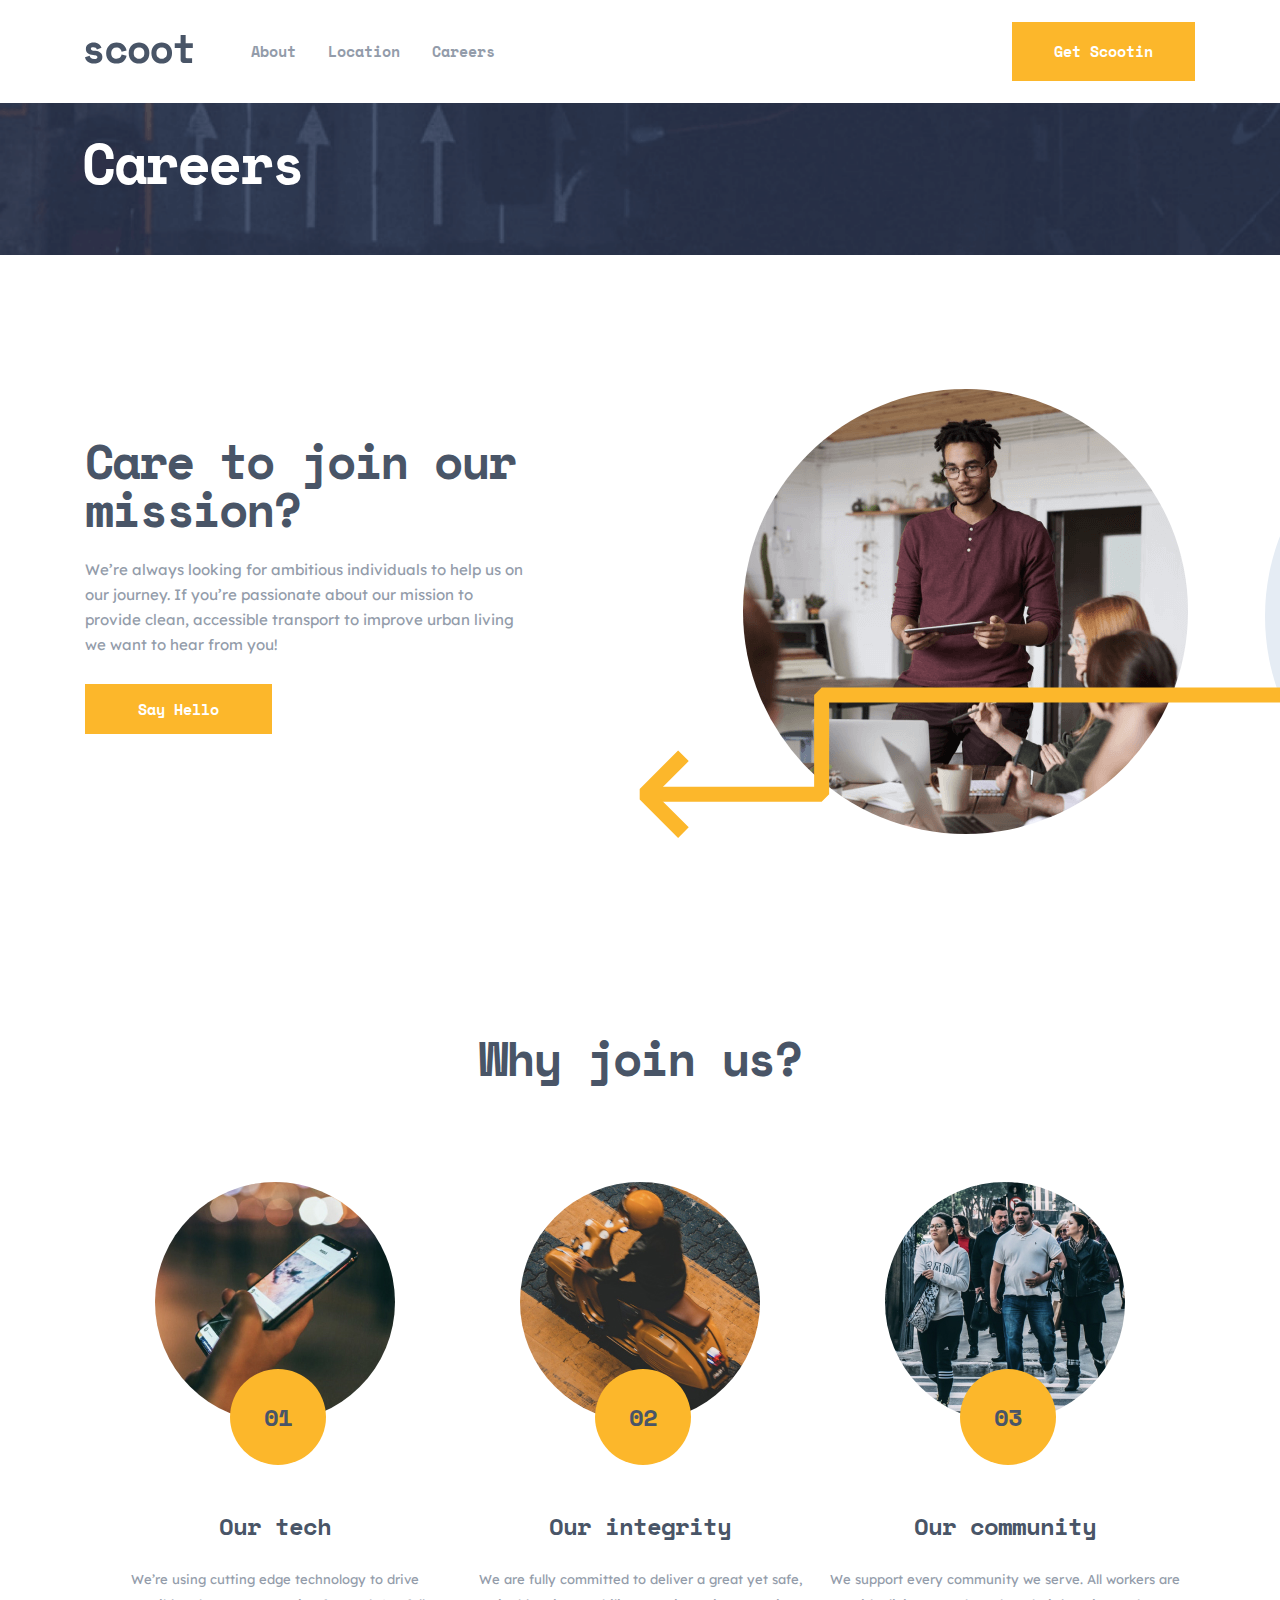
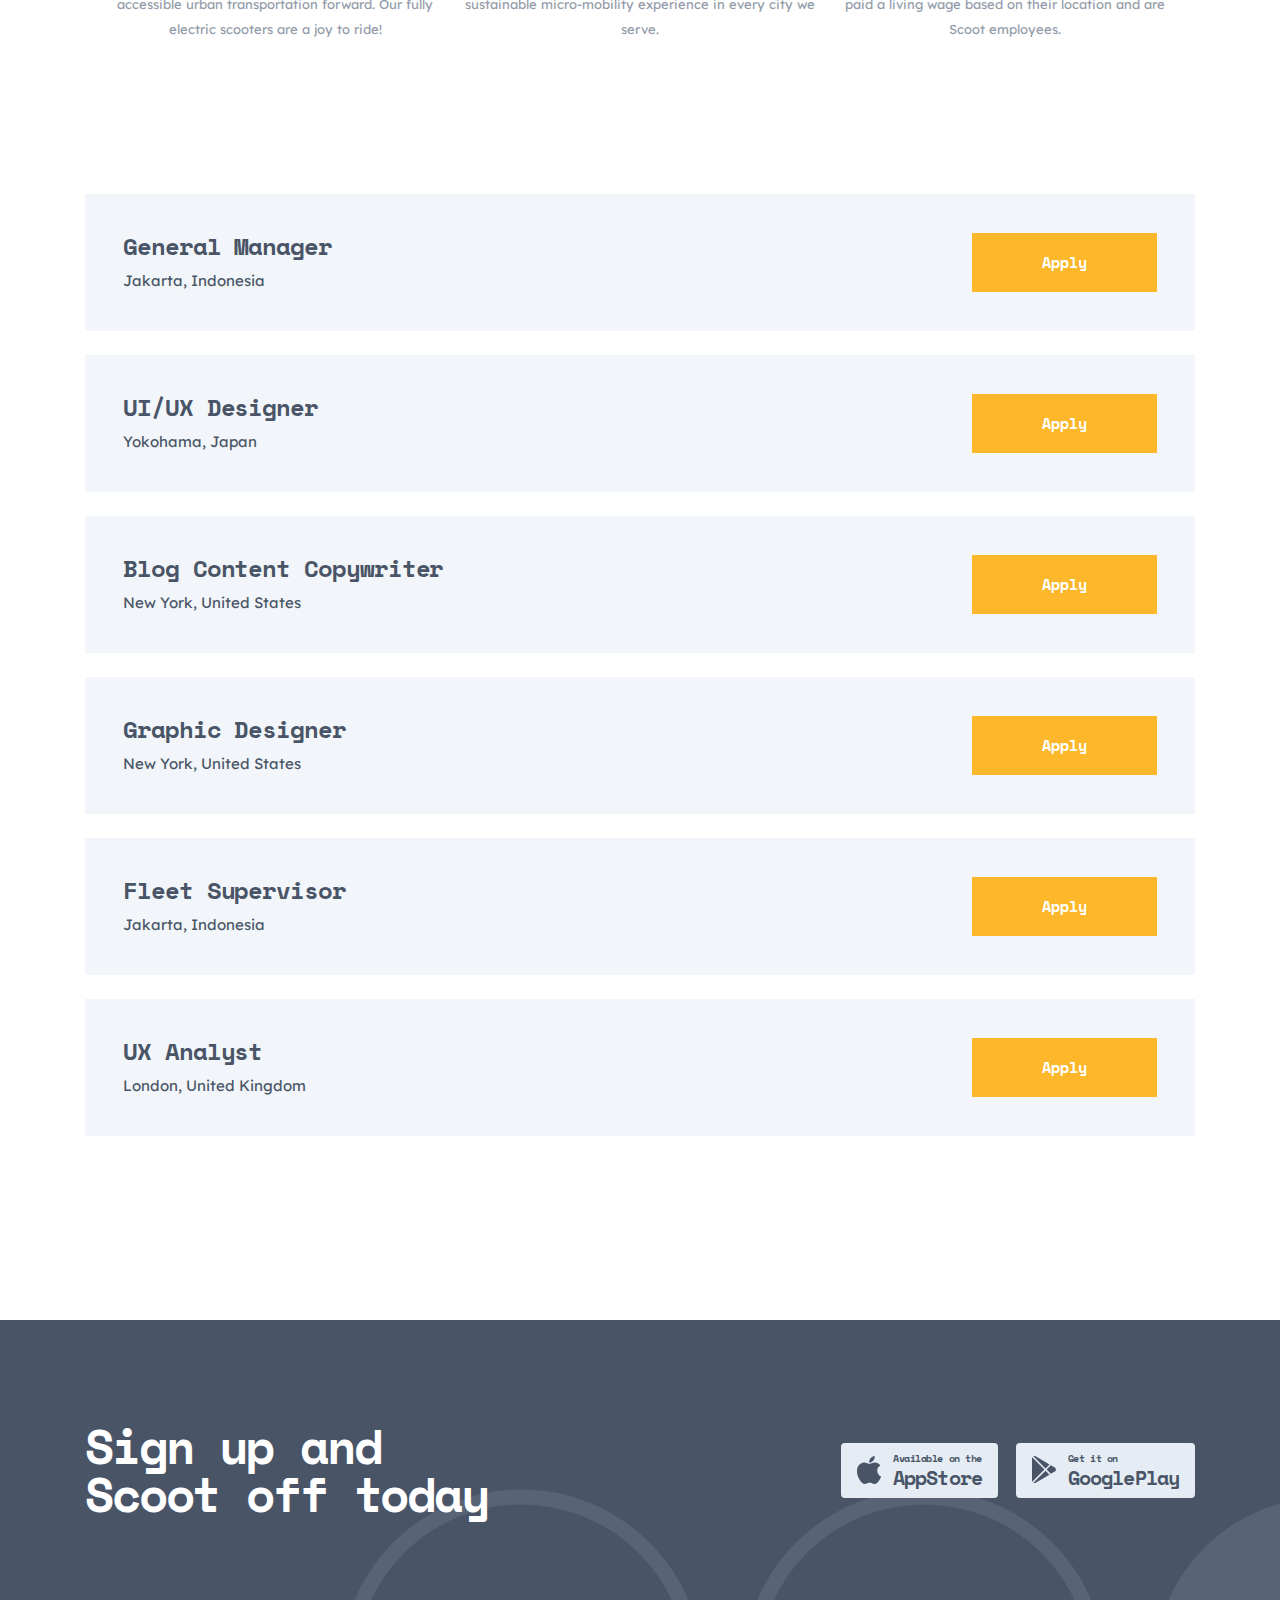
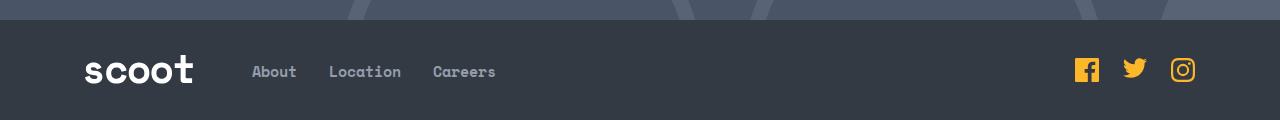
<file: careers.html>
<!DOCTYPE html>
<html lang="en">
<head>
    <meta charset="UTF-8" />
    <meta http-equiv="X-UA-Compatible" content="IE=edge" />
    <meta name="viewport" content="width=device-width, initial-scale=1.0" />
    <title>Scoot Project</title>
    <!-- <link rel="stylesheet" href="./css/normalize.css"> -->
    <!-- <link rel="stylesheet" href="./css/main.css" /> -->
    <link rel="stylesheet" href="./css/main.min.css">
</head>

<body>
    <!-- SITE HEADER START -->
    
    <header class="site-header">
        <div class="container">
            <div class="header-inner">
                <a class="site-logo" href="./index.html">
                    <svg
                    class="site-logo__img"
                    width="108"
                    height="29"
                    fill="currentColor"
                    xmlns="http://www.w3.org/2000/svg"
                    >
                    <path
                    fill-rule="evenodd"
                    clip-rule="evenodd"
                    d="M107.097 23.2V28h-8.4c-.907 0-1.647-.293-2.22-.88-.573-.587-.86-1.333-.86-2.24V12.96h-5.88v-4.8h5.88V0h5.04v8.16h7.16v4.8h-7.16V22c0 .8.36 1.2 1.08 1.2h5.36ZM9.12 28.56c2.613 0 4.64-.587 6.08-1.76 1.44-1.173 2.16-2.747 2.16-4.72v-.24c0-1.787-.64-3.18-1.92-4.18-1.28-1-2.933-1.607-4.96-1.82-1.76-.187-2.973-.42-3.64-.7-.667-.28-1-.74-1-1.38 0-.453.213-.833.64-1.14.427-.307 1.067-.46 1.92-.46.933 0 1.693.207 2.28.62.587.413 1 .98 1.24 1.7l4.56-1.84a8.832 8.832 0 0 0-.92-1.74c-.4-.6-.92-1.147-1.56-1.64-.64-.493-1.42-.893-2.34-1.2-.92-.307-2.007-.46-3.26-.46-.96 0-1.893.133-2.8.4a7.473 7.473 0 0 0-2.4 1.18 6.193 6.193 0 0 0-1.68 1.9c-.427.747-.64 1.613-.64 2.6v.24c0 1.893.66 3.327 1.98 4.3 1.32.973 3.1 1.553 5.34 1.74.827.08 1.513.187 2.06.32.547.133.98.3 1.3.5.32.2.54.413.66.64.12.227.18.473.18.74 0 .453-.233.873-.7 1.26-.467.387-1.327.58-2.58.58-1.413 0-2.46-.32-3.14-.96-.68-.64-1.127-1.387-1.34-2.24L0 22.32c.133.693.393 1.407.78 2.14.387.733.94 1.4 1.66 2 .72.6 1.627 1.1 2.72 1.5 1.093.4 2.413.6 3.96.6Zm22.454 0c2.827 0 5.087-.72 6.78-2.16 1.694-1.44 2.767-3.333 3.22-5.68l-4.96-1.24c-.24 1.307-.766 2.347-1.58 3.12-.813.773-1.993 1.16-3.54 1.16-.72 0-1.4-.113-2.04-.34a4.705 4.705 0 0 1-1.68-1.02c-.48-.453-.86-1.02-1.14-1.7-.28-.68-.42-1.46-.42-2.34v-.24c0-.88.14-1.673.42-2.38.28-.707.66-1.307 1.14-1.8a5.006 5.006 0 0 1 1.68-1.14 5.25 5.25 0 0 1 2.04-.4c1.547 0 2.747.427 3.6 1.28.854.853 1.36 1.867 1.52 3.04l4.96-1.28c-.453-2.347-1.54-4.24-3.26-5.68-1.72-1.44-3.966-2.16-6.74-2.16-1.44 0-2.793.24-4.06.72a9.726 9.726 0 0 0-3.32 2.08c-.946.907-1.686 2-2.22 3.28-.533 1.28-.8 2.72-.8 4.32v.48c0 1.6.267 3.027.8 4.28.534 1.253 1.267 2.307 2.2 3.16.934.853 2.034 1.507 3.3 1.96 1.267.453 2.634.68 4.1.68Zm26.355-.68c-1.24.453-2.54.68-3.9.68-1.36 0-2.66-.227-3.9-.68a9.996 9.996 0 0 1-3.3-1.98c-.96-.867-1.72-1.933-2.28-3.2-.56-1.267-.84-2.727-.84-4.38v-.48c0-1.627.28-3.073.84-4.34.56-1.267 1.32-2.34 2.28-3.22a9.827 9.827 0 0 1 3.3-2c1.24-.453 2.54-.68 3.9-.68 1.36 0 2.66.227 3.9.68a9.827 9.827 0 0 1 3.3 2c.96.88 1.72 1.953 2.28 3.22.56 1.267.84 2.713.84 4.34v.48c0 1.653-.28 3.113-.84 4.38-.56 1.267-1.32 2.333-2.28 3.2a9.996 9.996 0 0 1-3.3 1.98Zm-3.9-4.12c-.72 0-1.4-.12-2.04-.36a4.95 4.95 0 0 1-1.68-1.04 4.911 4.911 0 0 1-1.14-1.66c-.28-.653-.42-1.393-.42-2.22v-.8c0-.827.14-1.567.42-2.22.28-.653.66-1.207 1.14-1.66a4.95 4.95 0 0 1 1.68-1.04c.64-.24 1.32-.36 2.04-.36s1.4.12 2.04.36c.64.24 1.2.587 1.68 1.04.48.453.86 1.007 1.14 1.66.28.653.42 1.393.42 2.22v.8c0 .827-.14 1.567-.42 2.22a4.911 4.911 0 0 1-1.14 1.66c-.48.453-1.04.8-1.68 1.04-.64.24-1.32.36-2.04.36Zm26.594 4.12c-1.24.453-2.54.68-3.9.68-1.36 0-2.66-.227-3.9-.68a9.996 9.996 0 0 1-3.3-1.98c-.96-.867-1.72-1.933-2.28-3.2-.56-1.267-.84-2.727-.84-4.38v-.48c0-1.627.28-3.073.84-4.34.56-1.267 1.32-2.34 2.28-3.22a9.827 9.827 0 0 1 3.3-2c1.24-.453 2.54-.68 3.9-.68 1.36 0 2.66.227 3.9.68a9.827 9.827 0 0 1 3.3 2c.96.88 1.72 1.953 2.28 3.22.56 1.267.84 2.713.84 4.34v.48c0 1.653-.28 3.113-.84 4.38-.56 1.267-1.32 2.333-2.28 3.2a9.996 9.996 0 0 1-3.3 1.98Zm-3.9-4.12c-.72 0-1.4-.12-2.04-.36a4.95 4.95 0 0 1-1.68-1.04 4.911 4.911 0 0 1-1.14-1.66c-.28-.653-.42-1.393-.42-2.22v-.8c0-.827.14-1.567.42-2.22.28-.653.66-1.207 1.14-1.66a4.95 4.95 0 0 1 1.68-1.04c.64-.24 1.32-.36 2.04-.36s1.4.12 2.04.36c.64.24 1.2.587 1.68 1.04.48.453.86 1.007 1.14 1.66.28.653.42 1.393.42 2.22v.8c0 .827-.14 1.567-.42 2.22a4.911 4.911 0 0 1-1.14 1.66c-.48.453-1.04.8-1.68 1.04-.64.24-1.32.36-2.04.36Z"
                    fill="currentcolor"
                    />
                </svg>
            </a>
            
            <nav class="header-inner__nav sitenav">
                <ul class="sitenav__list">
                    <li class="sitenav__item">
                        <a class="sitenav__link" href="./about.html"> About </a>
                    </li>
                    
                    <li class="sitenav__item">
                        <a class="sitenav__link" href="./map.html"> Location </a>
                    </li>
                    
                    <li class="sitenav__item">
                        <a class="sitenav__link" href="./careers.html"> Careers </a>
                    </li>
                </ul>
            </nav>
            
            <a class="header-inner__link" href="#"> Get Scootin </a>
        </div>
    </div>
</header>

<!-- SITE HEADER END -->

<!-- SITE MAIN START -->

<main>
    <section class="our">
        <div class="container">
            <h2 class="our__careers">Careers</h2>
            <div class="our-wrapper">
                <div class="our__info">
                    <h3 class="our__title">Care to join our mission?</h3>
                    <p class="our__text">We’re always looking for ambitious individuals to help us on our journey. If you’re passionate about our mission to provide clean, accessible transport to improve urban living we want to hear from you!</p>
                    <a href="#" class="our__link">Say Hello</a>
                </div>
                <img class="our__img" src="images/career.png" alt="Tacher">
            </div>
        </div>
    </section>

    <section class="join">
        <div class="container">
            <h2 class="join__title">Why join us?</h2>
            <ul class="join__list">
                <li class="join__item">
                    <img class="join__img" src="images/our-tech.jpg" alt="Tech" >
                    <h3 class="join__text">Our tech</h3>
                    <p class="join__paragraph">We’re using cutting edge technology to drive accessible urban transportation forward. Our fully electric scooters are a joy to ride!</p>
                </li>
                <li class="join__item">
                    <img class="join__img" src="images/our-integrity.jpg" alt="integrity" >
                    <h3 class="join__text join__text--second">Our integrity</h3>
                    <p class="join__paragraph">We are fully committed to deliver a great yet safe, sustainable micro-mobility experience in every city we serve.</p>
                </li>
                <li class="join__item">
                    <img class="join__img"  src="images/our-community.jpg" alt="community">
                    <h3 class="join__text join__text--third">Our community</h3>
                    <p class="join__paragraph">We support every community we serve. All workers are paid a living wage based on their location and are Scoot employees.</p>
                </li>
            </ul>
        </div>

    </section>
    <section class="jobs">
        <div class="container">
            <ul class="jobs__list">
                <li class="jobs__item">
                    <div class="jobs__textbox text-box">
                        <h2 class="text-box__title">General Manager</h2>
                            <p class="text-box__text">Jakarta, Indonesia</p>
                    </div>
                    <a href="#" class="jobs__link">Apply</a>
                </li>
                <li class="jobs__item">
                    <div class="jobs__textbox text-box">
                        <h2 class="text-box__title">UI/UX Designer</h2>
                            <p class="text-box__text">Yokohama, Japan</p>
                    </div>
                    <a href="#" class="jobs__link">Apply</a>
                </li>
                <li class="jobs__item">
                    <div class="jobs__textbox text-box">
                        <h2 class="text-box__title">Blog Content Copywriter</h2>
                            <p class="text-box__text">New York, United States</p>
                    </div>
                    <a href="#" class="jobs__link">Apply</a>
                </li>
                <li class="jobs__item">
                    <div class="jobs__textbox text-box">
                        <h2 class="text-box__title">Graphic Designer</h2>
                            <p class="text-box__text">New York, United States</p>
                    </div>
                    <a href="#" class="jobs__link">Apply</a>
                </li>
                <li class="jobs__item">
                    <div class="jobs__textbox text-box">
                        <h2 class="text-box__title">Fleet Supervisor</h2>
                            <p class="text-box__text">Jakarta, Indonesia</p>
                    </div>
                    <a href="#" class="jobs__link">Apply</a>
                </li>
                <li class="jobs__item">
                    <div class="jobs__textbox text-box">
                        <h2 class="text-box__title">UX Analyst</h2>
                            <p class="text-box__text">London, United Kingdom</p>
                    </div>
                    <a href="#" class="jobs__link">Apply</a>
                </li>
            </ul>
        </div>

    </section>
</main>

<!-- SITE MAIN END -->

<!-- SITE FOOTER START -->
<footer>
    <div class="site-article">
        <div class="container">
            <div class="site-article__box">
                <div class="site-article__textbox">
                    <h2 class="site-article__text">Sign up and Scoot off today</h2>
                </div>
                <ul class="site-article__list">
                    <li class="site-article__item">
                        <a class="site-article__link" href="https://apple.c">
                            <p class="site-article__linkthemetop">Available on the</p>
                            <p class="site-article__linkthemeunder">AppStore</p>
                        </a>
                    </li>
                    <li class="site-article__item">
                        <a class="site-article__link" href="https://play.google.com">
                            <p class="site-article__linkthemetop">Get it on</p>
                            <p class="site-article__linkthemeunder">GooglePlay</p>
                        </a>
                    </li>
                </ul>
            </div>
        </div>
    </div>
    <div class="site-footer">
        <div class="container">
            <div class="site-footer__box">
                <a href="./index.html">
                    <svg
                    class="site-footer__logo"
                    width="108"
                    height="29"
                    fill="CurrentColor"
                    xmlns="http://www.w3.org/2000/svg"
                    >
                    <path
                    fill-rule="evenodd"
                    clip-rule="evenodd"
                    d="M107.097 23.2V28h-8.4c-.907 0-1.647-.293-2.22-.88-.573-.587-.86-1.333-.86-2.24V12.96h-5.88v-4.8h5.88V0h5.04v8.16h7.16v4.8h-7.16V22c0 .8.36 1.2 1.08 1.2h5.36ZM9.12 28.56c2.613 0 4.64-.587 6.08-1.76 1.44-1.173 2.16-2.747 2.16-4.72v-.24c0-1.787-.64-3.18-1.92-4.18-1.28-1-2.933-1.607-4.96-1.82-1.76-.187-2.973-.42-3.64-.7-.667-.28-1-.74-1-1.38 0-.453.213-.833.64-1.14.427-.307 1.067-.46 1.92-.46.933 0 1.693.207 2.28.62.587.413 1 .98 1.24 1.7l4.56-1.84a8.832 8.832 0 0 0-.92-1.74c-.4-.6-.92-1.147-1.56-1.64-.64-.493-1.42-.893-2.34-1.2-.92-.307-2.007-.46-3.26-.46-.96 0-1.893.133-2.8.4a7.473 7.473 0 0 0-2.4 1.18 6.193 6.193 0 0 0-1.68 1.9c-.427.747-.64 1.613-.64 2.6v.24c0 1.893.66 3.327 1.98 4.3 1.32.973 3.1 1.553 5.34 1.74.827.08 1.513.187 2.06.32.547.133.98.3 1.3.5.32.2.54.413.66.64.12.227.18.473.18.74 0 .453-.233.873-.7 1.26-.467.387-1.327.58-2.58.58-1.413 0-2.46-.32-3.14-.96-.68-.64-1.127-1.387-1.34-2.24L0 22.32c.133.693.393 1.407.78 2.14.387.733.94 1.4 1.66 2 .72.6 1.627 1.1 2.72 1.5 1.093.4 2.413.6 3.96.6Zm22.454 0c2.827 0 5.087-.72 6.78-2.16 1.694-1.44 2.767-3.333 3.22-5.68l-4.96-1.24c-.24 1.307-.766 2.347-1.58 3.12-.813.773-1.993 1.16-3.54 1.16-.72 0-1.4-.113-2.04-.34a4.705 4.705 0 0 1-1.68-1.02c-.48-.453-.86-1.02-1.14-1.7-.28-.68-.42-1.46-.42-2.34v-.24c0-.88.14-1.673.42-2.38.28-.707.66-1.307 1.14-1.8a5.006 5.006 0 0 1 1.68-1.14 5.25 5.25 0 0 1 2.04-.4c1.547 0 2.747.427 3.6 1.28.854.853 1.36 1.867 1.52 3.04l4.96-1.28c-.453-2.347-1.54-4.24-3.26-5.68-1.72-1.44-3.966-2.16-6.74-2.16-1.44 0-2.793.24-4.06.72a9.726 9.726 0 0 0-3.32 2.08c-.946.907-1.686 2-2.22 3.28-.533 1.28-.8 2.72-.8 4.32v.48c0 1.6.267 3.027.8 4.28.534 1.253 1.267 2.307 2.2 3.16.934.853 2.034 1.507 3.3 1.96 1.267.453 2.634.68 4.1.68Zm26.355-.68c-1.24.453-2.54.68-3.9.68-1.36 0-2.66-.227-3.9-.68a9.996 9.996 0 0 1-3.3-1.98c-.96-.867-1.72-1.933-2.28-3.2-.56-1.267-.84-2.727-.84-4.38v-.48c0-1.627.28-3.073.84-4.34.56-1.267 1.32-2.34 2.28-3.22a9.827 9.827 0 0 1 3.3-2c1.24-.453 2.54-.68 3.9-.68 1.36 0 2.66.227 3.9.68a9.827 9.827 0 0 1 3.3 2c.96.88 1.72 1.953 2.28 3.22.56 1.267.84 2.713.84 4.34v.48c0 1.653-.28 3.113-.84 4.38-.56 1.267-1.32 2.333-2.28 3.2a9.996 9.996 0 0 1-3.3 1.98Zm-3.9-4.12c-.72 0-1.4-.12-2.04-.36a4.95 4.95 0 0 1-1.68-1.04 4.911 4.911 0 0 1-1.14-1.66c-.28-.653-.42-1.393-.42-2.22v-.8c0-.827.14-1.567.42-2.22.28-.653.66-1.207 1.14-1.66a4.95 4.95 0 0 1 1.68-1.04c.64-.24 1.32-.36 2.04-.36s1.4.12 2.04.36c.64.24 1.2.587 1.68 1.04.48.453.86 1.007 1.14 1.66.28.653.42 1.393.42 2.22v.8c0 .827-.14 1.567-.42 2.22a4.911 4.911 0 0 1-1.14 1.66c-.48.453-1.04.8-1.68 1.04-.64.24-1.32.36-2.04.36Zm26.594 4.12c-1.24.453-2.54.68-3.9.68-1.36 0-2.66-.227-3.9-.68a9.996 9.996 0 0 1-3.3-1.98c-.96-.867-1.72-1.933-2.28-3.2-.56-1.267-.84-2.727-.84-4.38v-.48c0-1.627.28-3.073.84-4.34.56-1.267 1.32-2.34 2.28-3.22a9.827 9.827 0 0 1 3.3-2c1.24-.453 2.54-.68 3.9-.68 1.36 0 2.66.227 3.9.68a9.827 9.827 0 0 1 3.3 2c.96.88 1.72 1.953 2.28 3.22.56 1.267.84 2.713.84 4.34v.48c0 1.653-.28 3.113-.84 4.38-.56 1.267-1.32 2.333-2.28 3.2a9.996 9.996 0 0 1-3.3 1.98Zm-3.9-4.12c-.72 0-1.4-.12-2.04-.36a4.95 4.95 0 0 1-1.68-1.04 4.911 4.911 0 0 1-1.14-1.66c-.28-.653-.42-1.393-.42-2.22v-.8c0-.827.14-1.567.42-2.22.28-.653.66-1.207 1.14-1.66a4.95 4.95 0 0 1 1.68-1.04c.64-.24 1.32-.36 2.04-.36s1.4.12 2.04.36c.64.24 1.2.587 1.68 1.04.48.453.86 1.007 1.14 1.66.28.653.42 1.393.42 2.22v.8c0 .827-.14 1.567-.42 2.22a4.911 4.911 0 0 1-1.14 1.66c-.48.453-1.04.8-1.68 1.04-.64.24-1.32.36-2.04.36Z"
                    fill="CurrentColor"/>
                    </svg>
                    
                </a>

                    
                    <ul class="site-footer__list">
                        <li class="site-footer__item">
                            <a href="./about.html" class="site-footer__link">About</a>
                        </li>
                        <li class="site-footer__item">
                            <a href="./map.html" class="site-footer__link">Location</a>
                        </li>
                        <li class="site-footer__item">
                            <a href="./careers.html" class="site-footer__link">Careers</a>
                        </li>
                    </ul>
                    
                    <ul class="site-footer__social">
                        <li class="site-footer__socialitem">
                            <a href="#" class="site-footer__sociallink"
                            >
                            <svg width="24" height="24" fill="none" xmlns="http://www.w3.org/2000/svg"><path d="M22.675 0H1.325C.593 0 0 .593 0 1.325v21.351C0 23.407.593 24 1.325 24H12.82v-9.294H9.692v-3.622h3.128V8.413c0-3.1 1.893-4.788 4.659-4.788 1.325 0 2.463.099 2.795.143v3.24l-1.918.001c-1.504 0-1.795.715-1.795 1.763v2.313h3.587l-.467 3.622h-3.12V24h6.116c.73 0 1.323-.593 1.323-1.325V1.325C24 .593 23.407 0 22.675 0Z" fill="#FCB72B"/></svg>
                        </a>
                        </li>
                        <li class="site-footer__socialitem">
                            <a href="#" class="site-footer__sociallink"
                            >
                            <svg width="24" height="20" fill="none" xmlns="http://www.w3.org/2000/svg"><path d="M24 2.557a9.83 9.83 0 0 1-2.828.775A4.932 4.932 0 0 0 23.337.608a9.864 9.864 0 0 1-3.127 1.195A4.916 4.916 0 0 0 16.616.248c-3.179 0-5.515 2.966-4.797 6.045A13.978 13.978 0 0 1 1.671 1.149a4.93 4.93 0 0 0 1.523 6.574 4.903 4.903 0 0 1-2.229-.616c-.054 2.281 1.581 4.415 3.949 4.89a4.935 4.935 0 0 1-2.224.084 4.928 4.928 0 0 0 4.6 3.419A9.9 9.9 0 0 1 0 17.54a13.94 13.94 0 0 0 7.548 2.212c9.142 0 14.307-7.721 13.995-14.646A10.025 10.025 0 0 0 24 2.557Z" fill="#FCB72B"/></svg>
                        </a>
                        </li>
                        <li class="site-footer__socialitem">
                            <a href="#" class="site-footer__sociallink"
                            >
                            <svg width="24" height="24" fill="none" xmlns="http://www.w3.org/2000/svg"><path fill-rule="evenodd" clip-rule="evenodd" d="M12 0C8.741 0 8.333.014 7.053.072 2.695.272.273 2.69.073 7.052.014 8.333 0 8.741 0 12c0 3.259.014 3.668.072 4.948.2 4.358 2.618 6.78 6.98 6.98C8.333 23.986 8.741 24 12 24c3.259 0 3.668-.014 4.948-.072 4.354-.2 6.782-2.618 6.979-6.98.059-1.28.073-1.689.073-4.948 0-3.259-.014-3.667-.072-4.947-.196-4.354-2.617-6.78-6.979-6.98C15.668.014 15.259 0 12 0Zm0 2.163c3.204 0 3.584.012 4.85.07 3.252.148 4.771 1.691 4.919 4.919.058 1.265.069 1.645.069 4.849 0 3.205-.012 3.584-.069 4.849-.149 3.225-1.664 4.771-4.919 4.919-1.266.058-1.644.07-4.85.07-3.204 0-3.584-.012-4.849-.07-3.26-.149-4.771-1.699-4.919-4.92-.058-1.265-.07-1.644-.07-4.849 0-3.204.013-3.583.07-4.849.149-3.227 1.664-4.771 4.919-4.919 1.266-.057 1.645-.069 4.849-.069ZM5.838 12a6.162 6.162 0 1 1 12.324 0 6.162 6.162 0 0 1-12.324 0ZM12 16a4 4 0 1 1 0-8 4 4 0 0 1 0 8Zm4.965-10.405a1.44 1.44 0 1 1 2.881.001 1.44 1.44 0 0 1-2.881-.001Z" fill="#FCB72B"/></svg>
                        </a>
                        </li>
                    </ul>
                </div>
            </div>
        </div>
    </footer>
    
    <!-- SITE FOOTER END -->
</body>
</html>
</file>
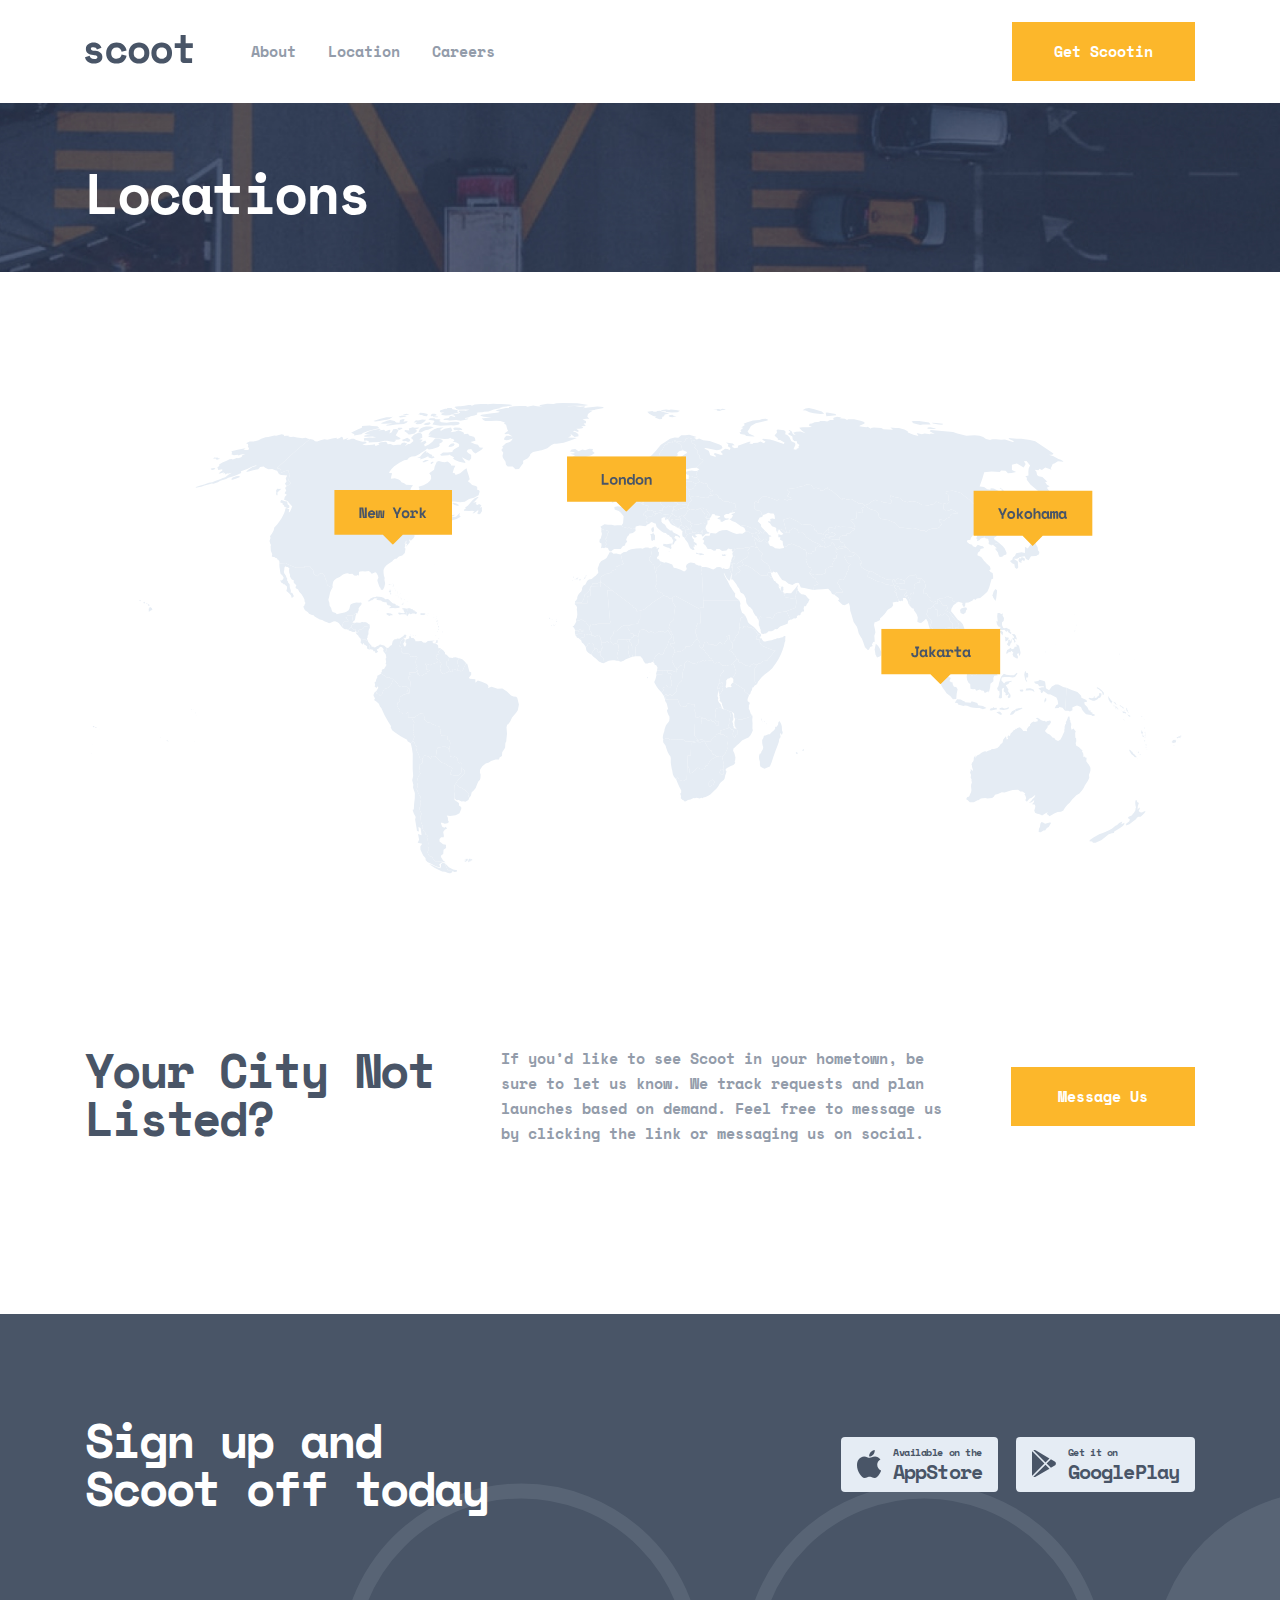
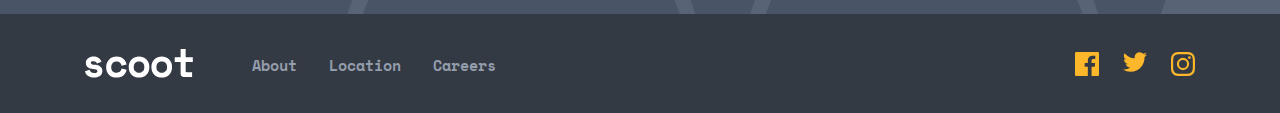
<file: map.html>
<!DOCTYPE html>
<html lang="en">
<head>
    <meta charset="UTF-8" />
    <meta http-equiv="X-UA-Compatible" content="IE=edge" />
    <meta name="viewport" content="width=device-width, initial-scale=1.0" />
    <title>Document</title>
    <!-- <link rel="stylesheet" href="./css/normalize.css"> -->
    <!-- <link rel="stylesheet" href="./css/main.css" /> -->
    <link rel="stylesheet" href="./css/main.min.css" />
</head>
<body>
    <!-- SITE HEADER START -->
    
    <header class="site-header">
        <div class="container">
            <div class="header-inner">
                <a class="site-logo" href="./index.html">
                    <svg
                    class="site-logo__img"
                    width="108"
                    height="29"
                    fill="currentColor"
                    xmlns="http://www.w3.org/2000/svg"
                    >
                    <path
                    fill-rule="evenodd"
                    clip-rule="evenodd"
                    d="M107.097 23.2V28h-8.4c-.907 0-1.647-.293-2.22-.88-.573-.587-.86-1.333-.86-2.24V12.96h-5.88v-4.8h5.88V0h5.04v8.16h7.16v4.8h-7.16V22c0 .8.36 1.2 1.08 1.2h5.36ZM9.12 28.56c2.613 0 4.64-.587 6.08-1.76 1.44-1.173 2.16-2.747 2.16-4.72v-.24c0-1.787-.64-3.18-1.92-4.18-1.28-1-2.933-1.607-4.96-1.82-1.76-.187-2.973-.42-3.64-.7-.667-.28-1-.74-1-1.38 0-.453.213-.833.64-1.14.427-.307 1.067-.46 1.92-.46.933 0 1.693.207 2.28.62.587.413 1 .98 1.24 1.7l4.56-1.84a8.832 8.832 0 0 0-.92-1.74c-.4-.6-.92-1.147-1.56-1.64-.64-.493-1.42-.893-2.34-1.2-.92-.307-2.007-.46-3.26-.46-.96 0-1.893.133-2.8.4a7.473 7.473 0 0 0-2.4 1.18 6.193 6.193 0 0 0-1.68 1.9c-.427.747-.64 1.613-.64 2.6v.24c0 1.893.66 3.327 1.98 4.3 1.32.973 3.1 1.553 5.34 1.74.827.08 1.513.187 2.06.32.547.133.98.3 1.3.5.32.2.54.413.66.64.12.227.18.473.18.74 0 .453-.233.873-.7 1.26-.467.387-1.327.58-2.58.58-1.413 0-2.46-.32-3.14-.96-.68-.64-1.127-1.387-1.34-2.24L0 22.32c.133.693.393 1.407.78 2.14.387.733.94 1.4 1.66 2 .72.6 1.627 1.1 2.72 1.5 1.093.4 2.413.6 3.96.6Zm22.454 0c2.827 0 5.087-.72 6.78-2.16 1.694-1.44 2.767-3.333 3.22-5.68l-4.96-1.24c-.24 1.307-.766 2.347-1.58 3.12-.813.773-1.993 1.16-3.54 1.16-.72 0-1.4-.113-2.04-.34a4.705 4.705 0 0 1-1.68-1.02c-.48-.453-.86-1.02-1.14-1.7-.28-.68-.42-1.46-.42-2.34v-.24c0-.88.14-1.673.42-2.38.28-.707.66-1.307 1.14-1.8a5.006 5.006 0 0 1 1.68-1.14 5.25 5.25 0 0 1 2.04-.4c1.547 0 2.747.427 3.6 1.28.854.853 1.36 1.867 1.52 3.04l4.96-1.28c-.453-2.347-1.54-4.24-3.26-5.68-1.72-1.44-3.966-2.16-6.74-2.16-1.44 0-2.793.24-4.06.72a9.726 9.726 0 0 0-3.32 2.08c-.946.907-1.686 2-2.22 3.28-.533 1.28-.8 2.72-.8 4.32v.48c0 1.6.267 3.027.8 4.28.534 1.253 1.267 2.307 2.2 3.16.934.853 2.034 1.507 3.3 1.96 1.267.453 2.634.68 4.1.68Zm26.355-.68c-1.24.453-2.54.68-3.9.68-1.36 0-2.66-.227-3.9-.68a9.996 9.996 0 0 1-3.3-1.98c-.96-.867-1.72-1.933-2.28-3.2-.56-1.267-.84-2.727-.84-4.38v-.48c0-1.627.28-3.073.84-4.34.56-1.267 1.32-2.34 2.28-3.22a9.827 9.827 0 0 1 3.3-2c1.24-.453 2.54-.68 3.9-.68 1.36 0 2.66.227 3.9.68a9.827 9.827 0 0 1 3.3 2c.96.88 1.72 1.953 2.28 3.22.56 1.267.84 2.713.84 4.34v.48c0 1.653-.28 3.113-.84 4.38-.56 1.267-1.32 2.333-2.28 3.2a9.996 9.996 0 0 1-3.3 1.98Zm-3.9-4.12c-.72 0-1.4-.12-2.04-.36a4.95 4.95 0 0 1-1.68-1.04 4.911 4.911 0 0 1-1.14-1.66c-.28-.653-.42-1.393-.42-2.22v-.8c0-.827.14-1.567.42-2.22.28-.653.66-1.207 1.14-1.66a4.95 4.95 0 0 1 1.68-1.04c.64-.24 1.32-.36 2.04-.36s1.4.12 2.04.36c.64.24 1.2.587 1.68 1.04.48.453.86 1.007 1.14 1.66.28.653.42 1.393.42 2.22v.8c0 .827-.14 1.567-.42 2.22a4.911 4.911 0 0 1-1.14 1.66c-.48.453-1.04.8-1.68 1.04-.64.24-1.32.36-2.04.36Zm26.594 4.12c-1.24.453-2.54.68-3.9.68-1.36 0-2.66-.227-3.9-.68a9.996 9.996 0 0 1-3.3-1.98c-.96-.867-1.72-1.933-2.28-3.2-.56-1.267-.84-2.727-.84-4.38v-.48c0-1.627.28-3.073.84-4.34.56-1.267 1.32-2.34 2.28-3.22a9.827 9.827 0 0 1 3.3-2c1.24-.453 2.54-.68 3.9-.68 1.36 0 2.66.227 3.9.68a9.827 9.827 0 0 1 3.3 2c.96.88 1.72 1.953 2.28 3.22.56 1.267.84 2.713.84 4.34v.48c0 1.653-.28 3.113-.84 4.38-.56 1.267-1.32 2.333-2.28 3.2a9.996 9.996 0 0 1-3.3 1.98Zm-3.9-4.12c-.72 0-1.4-.12-2.04-.36a4.95 4.95 0 0 1-1.68-1.04 4.911 4.911 0 0 1-1.14-1.66c-.28-.653-.42-1.393-.42-2.22v-.8c0-.827.14-1.567.42-2.22.28-.653.66-1.207 1.14-1.66a4.95 4.95 0 0 1 1.68-1.04c.64-.24 1.32-.36 2.04-.36s1.4.12 2.04.36c.64.24 1.2.587 1.68 1.04.48.453.86 1.007 1.14 1.66.28.653.42 1.393.42 2.22v.8c0 .827-.14 1.567-.42 2.22a4.911 4.911 0 0 1-1.14 1.66c-.48.453-1.04.8-1.68 1.04-.64.24-1.32.36-2.04.36Z"
                    fill="currentcolor"
                    />
                </svg>
            </a>
            
            <nav class="header-inner__nav sitenav">
                <ul class="sitenav__list">
                    <li class="sitenav__item">
                        <a class="sitenav__link" href="./about.html"> About </a>
                    </li>
                    
                    <li class="sitenav__item">
                        <a class="sitenav__link" href="./map.html"> Location </a>
                    </li>
                    
                    <li class="sitenav__item">
                        <a class="sitenav__link" href="./careers.html"> Careers </a>
                    </li>
                </ul>
            </nav>
            
            <a class="header-inner__link" href="#"> Get Scootin </a>
        </div>
    </div>
</header>

<!-- SITE HEADER END -->

<!-- HERO SECTION START-->
<section class="about">
    <div class="container">
        <h2 class="about__title">Locations</h2>
    </div>
</section>
<!-- HERO SECTION END -->

<!-- SITE MAIN START -->
<main>
    <section class="map">
        <div class="container">
            <div class="map-box" id="map"></div>
        </div>
    </section>
    <section class="map-info">
        <div class="container">
            <div class="map-info-wrapper">
                <h3 class="map-info__title">Your City Not Listed?</h3>
                <p class="map-info__text">
                    If you’d like to see Scoot in your hometown, be sure to let us
                    know. We track requests and plan launches based on demand. Feel
                    free to message us by clicking the link or messaging us on social.
                </p>
                <a class="map-info__link" href="#">Message Us</a>
            </div>
        </div>
    </section>
</main>
<!-- SITE MAIN FINISH -->

<!-- SITE FOOTER START -->
<footer>
    <div class="site-article">
        <div class="container">
            <div class="site-article__box">
                <div class="site-article__textbox">
                    <h2 class="site-article__text">Sign up and Scoot off today</h2>
                </div>
                <ul class="site-article__list">
                    <li class="site-article__item">
                        <a class="site-article__link" href="https://apple.com">
                            <p class="site-article__linkthemetop">Available on the</p>
                            <p class="site-article__linkthemeunder">AppStore</p>
                        </a>
                    </li>
                    <li class="site-article__item">
                        <a class="site-article__link" href="https://play.google.com">
                            <p class="site-article__linkthemetop">Get it on</p>
                            <p class="site-article__linkthemeunder">GooglePlay</p>
                        </a>
                    </li>
                </ul>
            </div>
        </div>
    </div>
    <div class="site-footer">
        <div class="container">
            <div class="site-footer__box">
                <a href="">
                    <svg
                    class="site-footer__logo"
                    width="108"
                    height="29"
                    fill="CurrentColor"
                    xmlns="http://www.w3.org/2000/svg"
                    >
                    <path
                    fill-rule="evenodd"
                    clip-rule="evenodd"
                    d="M107.097 23.2V28h-8.4c-.907 0-1.647-.293-2.22-.88-.573-.587-.86-1.333-.86-2.24V12.96h-5.88v-4.8h5.88V0h5.04v8.16h7.16v4.8h-7.16V22c0 .8.36 1.2 1.08 1.2h5.36ZM9.12 28.56c2.613 0 4.64-.587 6.08-1.76 1.44-1.173 2.16-2.747 2.16-4.72v-.24c0-1.787-.64-3.18-1.92-4.18-1.28-1-2.933-1.607-4.96-1.82-1.76-.187-2.973-.42-3.64-.7-.667-.28-1-.74-1-1.38 0-.453.213-.833.64-1.14.427-.307 1.067-.46 1.92-.46.933 0 1.693.207 2.28.62.587.413 1 .98 1.24 1.7l4.56-1.84a8.832 8.832 0 0 0-.92-1.74c-.4-.6-.92-1.147-1.56-1.64-.64-.493-1.42-.893-2.34-1.2-.92-.307-2.007-.46-3.26-.46-.96 0-1.893.133-2.8.4a7.473 7.473 0 0 0-2.4 1.18 6.193 6.193 0 0 0-1.68 1.9c-.427.747-.64 1.613-.64 2.6v.24c0 1.893.66 3.327 1.98 4.3 1.32.973 3.1 1.553 5.34 1.74.827.08 1.513.187 2.06.32.547.133.98.3 1.3.5.32.2.54.413.66.64.12.227.18.473.18.74 0 .453-.233.873-.7 1.26-.467.387-1.327.58-2.58.58-1.413 0-2.46-.32-3.14-.96-.68-.64-1.127-1.387-1.34-2.24L0 22.32c.133.693.393 1.407.78 2.14.387.733.94 1.4 1.66 2 .72.6 1.627 1.1 2.72 1.5 1.093.4 2.413.6 3.96.6Zm22.454 0c2.827 0 5.087-.72 6.78-2.16 1.694-1.44 2.767-3.333 3.22-5.68l-4.96-1.24c-.24 1.307-.766 2.347-1.58 3.12-.813.773-1.993 1.16-3.54 1.16-.72 0-1.4-.113-2.04-.34a4.705 4.705 0 0 1-1.68-1.02c-.48-.453-.86-1.02-1.14-1.7-.28-.68-.42-1.46-.42-2.34v-.24c0-.88.14-1.673.42-2.38.28-.707.66-1.307 1.14-1.8a5.006 5.006 0 0 1 1.68-1.14 5.25 5.25 0 0 1 2.04-.4c1.547 0 2.747.427 3.6 1.28.854.853 1.36 1.867 1.52 3.04l4.96-1.28c-.453-2.347-1.54-4.24-3.26-5.68-1.72-1.44-3.966-2.16-6.74-2.16-1.44 0-2.793.24-4.06.72a9.726 9.726 0 0 0-3.32 2.08c-.946.907-1.686 2-2.22 3.28-.533 1.28-.8 2.72-.8 4.32v.48c0 1.6.267 3.027.8 4.28.534 1.253 1.267 2.307 2.2 3.16.934.853 2.034 1.507 3.3 1.96 1.267.453 2.634.68 4.1.68Zm26.355-.68c-1.24.453-2.54.68-3.9.68-1.36 0-2.66-.227-3.9-.68a9.996 9.996 0 0 1-3.3-1.98c-.96-.867-1.72-1.933-2.28-3.2-.56-1.267-.84-2.727-.84-4.38v-.48c0-1.627.28-3.073.84-4.34.56-1.267 1.32-2.34 2.28-3.22a9.827 9.827 0 0 1 3.3-2c1.24-.453 2.54-.68 3.9-.68 1.36 0 2.66.227 3.9.68a9.827 9.827 0 0 1 3.3 2c.96.88 1.72 1.953 2.28 3.22.56 1.267.84 2.713.84 4.34v.48c0 1.653-.28 3.113-.84 4.38-.56 1.267-1.32 2.333-2.28 3.2a9.996 9.996 0 0 1-3.3 1.98Zm-3.9-4.12c-.72 0-1.4-.12-2.04-.36a4.95 4.95 0 0 1-1.68-1.04 4.911 4.911 0 0 1-1.14-1.66c-.28-.653-.42-1.393-.42-2.22v-.8c0-.827.14-1.567.42-2.22.28-.653.66-1.207 1.14-1.66a4.95 4.95 0 0 1 1.68-1.04c.64-.24 1.32-.36 2.04-.36s1.4.12 2.04.36c.64.24 1.2.587 1.68 1.04.48.453.86 1.007 1.14 1.66.28.653.42 1.393.42 2.22v.8c0 .827-.14 1.567-.42 2.22a4.911 4.911 0 0 1-1.14 1.66c-.48.453-1.04.8-1.68 1.04-.64.24-1.32.36-2.04.36Zm26.594 4.12c-1.24.453-2.54.68-3.9.68-1.36 0-2.66-.227-3.9-.68a9.996 9.996 0 0 1-3.3-1.98c-.96-.867-1.72-1.933-2.28-3.2-.56-1.267-.84-2.727-.84-4.38v-.48c0-1.627.28-3.073.84-4.34.56-1.267 1.32-2.34 2.28-3.22a9.827 9.827 0 0 1 3.3-2c1.24-.453 2.54-.68 3.9-.68 1.36 0 2.66.227 3.9.68a9.827 9.827 0 0 1 3.3 2c.96.88 1.72 1.953 2.28 3.22.56 1.267.84 2.713.84 4.34v.48c0 1.653-.28 3.113-.84 4.38-.56 1.267-1.32 2.333-2.28 3.2a9.996 9.996 0 0 1-3.3 1.98Zm-3.9-4.12c-.72 0-1.4-.12-2.04-.36a4.95 4.95 0 0 1-1.68-1.04 4.911 4.911 0 0 1-1.14-1.66c-.28-.653-.42-1.393-.42-2.22v-.8c0-.827.14-1.567.42-2.22.28-.653.66-1.207 1.14-1.66a4.95 4.95 0 0 1 1.68-1.04c.64-.24 1.32-.36 2.04-.36s1.4.12 2.04.36c.64.24 1.2.587 1.68 1.04.48.453.86 1.007 1.14 1.66.28.653.42 1.393.42 2.22v.8c0 .827-.14 1.567-.42 2.22a4.911 4.911 0 0 1-1.14 1.66c-.48.453-1.04.8-1.68 1.04-.64.24-1.32.36-2.04.36Z"
                    fill="CurrentColor"
                    />
                </svg>
            </a>
            
            <ul class="site-footer__list">
                <li class="site-footer__item">
                    <a href="./about.html" class="site-footer__link">About</a>
                </li>
                <li class="site-footer__item">
                    <a href="./map.html" class="site-footer__link">Location</a>
                </li>
                <li class="site-footer__item">
                    <a href="./careers.html" class="site-footer__link">Careers</a>
                </li>
            </ul>
            
            <ul class="site-footer__social">
                <li class="site-footer__socialitem">
                    <a href="#" class="site-footer__sociallink">
                        <svg
                        width="24"
                        height="24"
                        fill="none"
                        xmlns="http://www.w3.org/2000/svg"
                        >
                        <path
                        d="M22.675 0H1.325C.593 0 0 .593 0 1.325v21.351C0 23.407.593 24 1.325 24H12.82v-9.294H9.692v-3.622h3.128V8.413c0-3.1 1.893-4.788 4.659-4.788 1.325 0 2.463.099 2.795.143v3.24l-1.918.001c-1.504 0-1.795.715-1.795 1.763v2.313h3.587l-.467 3.622h-3.12V24h6.116c.73 0 1.323-.593 1.323-1.325V1.325C24 .593 23.407 0 22.675 0Z"
                        fill="#FCB72B"
                        />
                    </svg>
                </a>
            </li>
            <li class="site-footer__socialitem">
                <a href="#" class="site-footer__sociallink">
                    <svg
                    width="24"
                    height="20"
                    fill="none"
                    xmlns="http://www.w3.org/2000/svg"
                    >
                    <path
                    d="M24 2.557a9.83 9.83 0 0 1-2.828.775A4.932 4.932 0 0 0 23.337.608a9.864 9.864 0 0 1-3.127 1.195A4.916 4.916 0 0 0 16.616.248c-3.179 0-5.515 2.966-4.797 6.045A13.978 13.978 0 0 1 1.671 1.149a4.93 4.93 0 0 0 1.523 6.574 4.903 4.903 0 0 1-2.229-.616c-.054 2.281 1.581 4.415 3.949 4.89a4.935 4.935 0 0 1-2.224.084 4.928 4.928 0 0 0 4.6 3.419A9.9 9.9 0 0 1 0 17.54a13.94 13.94 0 0 0 7.548 2.212c9.142 0 14.307-7.721 13.995-14.646A10.025 10.025 0 0 0 24 2.557Z"
                    fill="#FCB72B"
                    />
                </svg>
            </a>
        </li>
        <li class="site-footer__socialitem">
            <a href="#" class="site-footer__sociallink">
                <svg
                width="24"
                height="24"
                fill="none"
                xmlns="http://www.w3.org/2000/svg"
                >
                <path
                fill-rule="evenodd"
                clip-rule="evenodd"
                d="M12 0C8.741 0 8.333.014 7.053.072 2.695.272.273 2.69.073 7.052.014 8.333 0 8.741 0 12c0 3.259.014 3.668.072 4.948.2 4.358 2.618 6.78 6.98 6.98C8.333 23.986 8.741 24 12 24c3.259 0 3.668-.014 4.948-.072 4.354-.2 6.782-2.618 6.979-6.98.059-1.28.073-1.689.073-4.948 0-3.259-.014-3.667-.072-4.947-.196-4.354-2.617-6.78-6.979-6.98C15.668.014 15.259 0 12 0Zm0 2.163c3.204 0 3.584.012 4.85.07 3.252.148 4.771 1.691 4.919 4.919.058 1.265.069 1.645.069 4.849 0 3.205-.012 3.584-.069 4.849-.149 3.225-1.664 4.771-4.919 4.919-1.266.058-1.644.07-4.85.07-3.204 0-3.584-.012-4.849-.07-3.26-.149-4.771-1.699-4.919-4.92-.058-1.265-.07-1.644-.07-4.849 0-3.204.013-3.583.07-4.849.149-3.227 1.664-4.771 4.919-4.919 1.266-.057 1.645-.069 4.849-.069ZM5.838 12a6.162 6.162 0 1 1 12.324 0 6.162 6.162 0 0 1-12.324 0ZM12 16a4 4 0 1 1 0-8 4 4 0 0 1 0 8Zm4.965-10.405a1.44 1.44 0 1 1 2.881.001 1.44 1.44 0 0 1-2.881-.001Z"
                fill="#FCB72B"
                />
            </svg>
        </a>
    </li>
</ul>
</div>
</div>
</div>
</footer>

<!-- SITE FOOTER END -->

<script src="main.js/mapdata.js"></script>
<script src="main.js/worldmap.js"></script>
</body>
</html>
</file>
<file: css/main.css>
/*
* Prefixed by https://autoprefixer.github.io
* PostCSS: v8.4.14,
* Autoprefixer: v10.4.7
* Browsers: last 4 version
*/

/*
* Prefixed by https://autoprefixer.github.io
* PostCSS: v8.4.14,
* Autoprefixer: v10.4.7
* Browsers: last 4 version
*/

/*
* Prefixed by https://autoprefixer.github.io
* PostCSS: v8.4.14,
* Autoprefixer: v10.4.7
* Browsers: last 4 version
*/

/* VARIABLES */

:root {
  --yellow-color: #fcb72b;
  --dark-navy-color: #495567;
  --dim-gray-color: #939caa;
  --light-gray-color: #e5ecf4;
  --snow-color: #f2f5f9;
  --light-yellow-color: #fff4df;
  --yellow-color: #fcb72b;
  --dark-navy-color: #495567;
  --dim-gray-color: #939caa;
  --light-gray-color: #e5ecf4;
  --snow-color: #f2f5f9;
  --light-yellow-color: #fff4df;
  --white-color: #fff;
  --main-font-weight: 700;
}

/* space-mono-700 - latin */
@font-face {
  font-family: "Space Mono";
  font-style: normal;
  font-weight: 700;

  src: url("../fonts/space-mono-v11-latin-700.woff2") format("woff2"),
    url("../fonts/space-mono-v11-latin-700.woff") format("woff");
}

@font-face {
  font-family: "Lexend Deca";
  font-style: normal;
  font-weight: 400;

  src: url("../fonts/lexend-deca-v17-latin-regular.woff2") format("woff2"),
    url("../fonts/lexend-deca-v17-latin-regular.woff") format("woff");
  src: url("../fonts/lexend-deca-v17-latin-regular.woff2") format("woff2"),
    url("../fonts/lexend-deca-v17-latin-regular.woff") format("woff");
}

/* GENERAL */
* {
  -webkit-box-sizing: border-box;
  box-sizing: border-box;
}

html {
  height: 100%;
}

img {
  display: block;
  height: auto;
}

body {
  height: 100%;
  margin: 0;
  padding: 0;
  font-family: "Lexend Deca", "Arial", sans-serif;
  font-family: "Space Mono", "Courier New", monospace;
  overflow-x: hidden;
}

.visually-hidden {
  position: absolute;
  width: 1px;
  height: 1px;
  margin: -1px;
  padding: 0;
  border: 0;
  white-space: nowrap;
  -webkit-clip-path: inset(100%);
  clip-path: inset(100%);
  clip: rect(0 0 0 0);
  overflow: hidden;
}

/* CONTAINER */

.container {
  max-width: 1150px;
  margin-right: auto;
  margin-left: auto;
  padding-right: 20px;
  padding-left: 20px;
}

/* STICKY-FOOTER */
.site-main {
  -webkit-box-flex: 1;
  -ms-flex-positive: 1;
  flex-grow: 1;
}

/* header start */
.site-header {
  padding: 22px 0;
}

.header-inner {
  display: -webkit-box;
  display: -ms-flexbox;
  display: flex;
  -webkit-box-align: center;
  -ms-flex-align: center;
  align-items: center;
}

.site-logo {
  margin-right: 58px;
}

.site-logo__img {
  color: #495567;
}

.sitenav__list {
  margin: 0;
  padding: 0;
  display: -webkit-box;
  display: -ms-flexbox;
  display: flex;
  list-style: none;
}

.sitenav__item {
  margin-right: 32px;
}

.sitenav__item:last-child {
  margin-right: 0;
}

.sitenav__link {
  font-family: "Space Mono";
  font-weight: var(--main-font-weight);
  font-size: 15px;
  line-height: 25px;
  color: var(--dim-gray-color);
  text-decoration: none;
  -webkit-transition: all 0.6s ease;
  -o-transition: all 0.6s ease;
  transition: all 0.6s ease;
}
.sitenav__link:hover {
  color: #fcb72b;
}
.header-inner__link {
  margin-left: auto;
  padding: 14px 39px;
  font-family: "Space Mono";

  font-weight: var(--main-font-weight);

  font-size: 15px;
  line-height: 25px;
  text-align: center;
  color: var(--white-color);
  background-color: var(--yellow-color);
  text-decoration: none;
  border: 3px solid transparent;

  -webkit-transition: 0.4s ease;

  -o-transition: 0.4s ease;

  transition: 0.4s ease;
}

.header-inner__link:hover {
  color: var(--yellow-color);
  background-color: var(--white-color);
  border: 3px solid #fcb72b;
}

/* header finish */

.our {
  position: relative;
  padding-top: 286px;
  padding-bottom: 160px;
  background-image: url("..//images/care.png");
  background-repeat: no-repeat;
  background-position: calc(50% + 0px) calc(50% + -400px);
  background-size: 1540px;
}
.our::after {
  position: absolute;
  top: calc(50% + -155px);
  right: calc(50% + -1070px);
  content: "";
  display: inline-block;
  width: 445px;
  height: 445px;
  border-radius: 50%;
  background-color: #e5ecf4;
}
.our__careers {
  position: absolute;
  top: calc(50% + -460px);
  left: calc(50% + -558px);
  font-weight: 700;
  font-size: 56px;
  line-height: 56px;
  letter-spacing: -2.5px;
  color: #ffffff;
}

.our__info {
  width: 445px;
  margin-right: 213px;
}
.our-wrapper {
  position: relative;
  display: -webkit-box;
  display: -ms-flexbox;
  display: flex;
}
.our-wrapper::before {
  position: absolute;
  top: calc(50% + 75px);
  right: calc(50% + -733px);
  z-index: 2;
  content: "";
  width: 734px;
  height: 200px;
  display: inline-block;
  background-image: url("..//images/icon-right.svg");
  background-repeat: no-repeat;
}
.our__title {
  margin-bottom: 24px;
  font-weight: 700;
  font-size: 48px;
  line-height: 48px;
  letter-spacing: -2.14286px;
  color: #495567;
}
.our__text {
  margin-bottom: 40px;
  font-weight: 400;
  font-size: 15px;
  line-height: 25px;
  color: #939caa;
  font-family: "Lexend Deca", "Arial", sans-serif;
}
.our__link {
  padding: 11px 50px;
  font-weight: 700;
  font-size: 15px;
  line-height: 25px;
  text-align: center;
  color: #ffffff;
  background: #fcb72b;
  text-decoration: none;
  border: 3px solid transparent;
  -webkit-transition: 0.5s;
  -o-transition: 0.5s;
  transition: 0.5s;
}
.our__link:hover {
  color: var(--yellow-color);
  background-color: var(--white-color);
  border: 3px solid #fcb72b;
}
.our__img {
  z-index: -1;
  border-radius: 50%;
}

.join {
  padding-bottom: 120px;
}

.join__title {
  margin-bottom: 100px;
  font-weight: 700;
  font-size: 48px;
  line-height: 48px;
  text-align: center;
  letter-spacing: -2.14286px;
  color: #495567;
}
.join__list {
  padding: 0;
  display: -webkit-box;
  display: -ms-flexbox;
  display: flex;
  -webkit-box-align: center;
  -ms-flex-align: center;
  align-items: center;
  -webkit-box-pack: space-evenly;
  -ms-flex-pack: space-evenly;
  justify-content: space-evenly;
  list-style: none;
}
.join__item {
  margin: 0;
  width: 350px;
  -webkit-box-align: center;
  -ms-flex-align: center;
  align-items: center;
  text-align: center;
}
.join__img {
  margin-right: 0;
  margin-bottom: 87px;
  display: inline-block;
  -webkit-box-align: center;
  -ms-flex-align: center;
  align-items: center;
  border-radius: 50%;
}

.join__text {
  position: relative;
  margin: 0;
  margin-bottom: 27px;
  font-size: 24px;
  line-height: 28px;
  text-align: center;
  letter-spacing: -1.07143px;
  color: #495567;
}
.join__text::before {
  position: absolute;
  top: calc(50% + -157px);
  left: calc(50% + -45px);
  content: "01";
  display: -webkit-box;
  display: -ms-flexbox;
  display: flex;
  -webkit-box-align: center;
  -ms-flex-align: center;
  align-items: center;
  -webkit-box-pack: center;
  -ms-flex-pack: center;
  justify-content: center;
  width: 96px;
  height: 96px;
  background-color: #fcb72b;
  border-radius: 50%;
}
.join__text--second::before {
  content: "02";
}
.join__text--third::before {
  content: "03";
}
.join__paragraph {
  margin: 0;
  font-weight: 400;
  font-size: 13px;
  line-height: 25px;
  text-align: center;
  color: #939caa;
  font-family: "Lexend Deca", "Arial", sans-serif;
}

.jobs {
  padding-bottom: 160px;
}
.jobs__list {
  padding: 0;
  list-style: none;
}
.jobs__item {
  margin-bottom: 24px;
  padding: 38px;
  display: -webkit-box;
  display: -ms-flexbox;
  display: flex;
  -webkit-box-align: center;
  -ms-flex-align: center;
  align-items: center;
  -webkit-box-pack: justify;
  -ms-flex-pack: justify;
  justify-content: space-between;
  width: 1110px;
  background-color: #f2f5f9;
}

.text-box__title {
  margin: 0;
  margin-bottom: 8px;
  font-weight: 700;
  font-size: 24px;
  line-height: 28px;
  letter-spacing: -1.07143px;
  color: #495567;
}
.text-box__text {
  margin: 0;
  font-family: "Lexend Deca", "Arial", sans-serif;
  font-weight: 400;
  font-size: 15px;
  line-height: 25px;
  color: #495567;
}
.jobs__link {
  padding: 14px 67px;
  font-weight: 700;
  font-size: 15px;
  line-height: 25px;
  text-align: center;
  color: #ffffff;
  background-color: #fcb72b;
  text-decoration: none;
  border: 3px solid transparent;
  -webkit-transition: 0.5s;
  -o-transition: 0.5s;
  transition: 0.5s;
}
.jobs__link:hover {
  color: var(--yellow-color);
  background-color: var(--white-color);
  border: 3px solid #fcb72b;
}
.hero {
  padding: 153px 0;
  background-image: url("../images/home-hero-bgimg.png");
  background-repeat: no-repeat;
  background-size: cover;
  width: 100%;
}

.hero__box {
  width: 500px;
  position: relative;
}

.hero__box::after {
  content: "";
  background-image: url("../images/hero-after-img.svg");
  background-repeat: no-repeat;
  background-size: 234px 62px;
  width: 234px;
  height: 62px;
  position: absolute;
  bottom: calc(50% + -186px);
  right: calc(5% + -845px);
}

.hero__title {
  margin: 0;
  margin-bottom: 40px;
  font-family: "Space Mono";
  font-weight: var(--main-font-weight);
  font-size: 56px;
  line-height: 56px;
  letter-spacing: -2.5px;
  color: var(--white-color);
}

.hero__text-box {
  width: 405px;
  margin-left: auto;
  position: relative;
}

.hero__text-box::before {
  content: "";
  background-image: url("../images/home-hero-before.svg");
  background-repeat: no-repeat;
  background-size: 203px 15px;
  width: 203px;
  height: 15px;
  position: absolute;
  top: 44px;
  left: -266px;
}

.hero__text-box::after {
  display: block;
  content: "";
  background-image: url("../images/home-icon-right-hero.svg");
  background-repeat: no-repeat;
  width: 500px;
  height: 150px;
  position: absolute;
  top: 42px;
  right: -543px;
}

.hero__text {
  margin: 0;
  margin-bottom: 40px;
  font-family: "Lexend Deca";
  font-weight: 400;
  font-size: 15px;
  line-height: 25px;
  color: var(--white-color);
}

.hero__link {
  padding: 14px 39px;
  font-family: "Space Mono";
  font-weight: var(--main-font-weight);
  font-size: 15px;
  line-height: 25px;
  text-align: center;
  color: var(--white-color);
  background-color: var(--yellow-color);
  border: 3px solid transparent;
  text-decoration: none;
  -webkit-transition: 0.4s ease;
  -o-transition: 0.4s ease;
  transition: 0.4s ease;
}

.hero__link:hover {
  color: var(--yellow-color);
  background-color: transparent;
  border: 3px solid #fcb72b;
}

/* hero section finish  */

/* offer section start  */

.offer {
  padding-top: 160px;
  padding-bottom: 200px;
}

.offer__list {
  display: -webkit-box;
  display: -ms-flexbox;
  display: flex;
  -webkit-box-align: center;
  -ms-flex-align: center;
  align-items: center;
  margin: 0;
  padding: 0;
  list-style: none;
  position: relative;
}

.offer__item::before {
  display: block;
  content: "";
  width: 974px;
  border: 5px solid #e5ecf4;
  z-index: -1;
  position: absolute;
  top: 56px;
  right: 271px;
  background-color: var(--light-gray-color);
}

.offer__item {
  padding-top: 136px;
  margin-right: 30px;
  position: relative;
}

.offer__item:last-child {
  margin-right: 0;
}

.offer__locate {
  position: absolute;
  bottom: 188px;
  left: 0px;
  width: 96px;
  height: 96px;
  background-image: url("../images/home-locate.svg");
  background-repeat: no-repeat;
  background-position: center;
  background-color: var(--yellow-color);
  border-radius: 50%;
}

.offer__scooter {
  position: absolute;
  bottom: 188px;
  left: 0px;
  width: 96px;
  height: 96px;
  background-image: url("../images/home-scooter.svg");
  background-repeat: no-repeat;
  background-position: center;
  background-color: var(--yellow-color);
  border-radius: 50%;
}

.offer__ride {
  position: absolute;
  bottom: 188px;
  left: 0px;
  width: 96px;
  height: 96px;
  background-image: url("../images/home-ride.svg");
  background-repeat: no-repeat;
  background-position: center;
  background-color: var(--yellow-color);
  border-radius: 50%;
}

.offer__topic {
  margin: 0;
  margin-bottom: 27px;
}

.offer__link {
  font-family: "Space Mono";
  font-weight: var(--main-font-weight);
  font-size: 24px;
  line-height: 28px;
  letter-spacing: -1.07143px;
  color: var(--dark-navy-color);
  text-decoration: none;
}

.offer__text {
  margin: 0;
  font-family: "Lexend Deca";
  font-weight: 400;
  font-size: 15px;
  line-height: 25px;
  color: var(--dim-gray-color);
}

/* offer section finish  */

/* info section start  */

.info {
  padding-bottom: 200px;
}

.info__list {
  margin: 0;
  padding: 0;
  list-style: none;
}

.info__item {
  display: -webkit-box;
  display: -ms-flexbox;
  display: flex;
  -webkit-box-pack: justify;
  -ms-flex-pack: justify;
  justify-content: space-between;
  -webkit-box-align: center;
  -ms-flex-align: center;
  align-items: center;
  margin-bottom: 160px;
  position: relative;
}

.info__item--easy::after {
  content: "";
  background-image: url("../images/icon-right.svg");
  background-repeat: no-repeat;
  width: 833px;
  height: 205px;
  position: absolute;
  right: -306px;
  top: 293px;
  z-index: 1;
}

.info__item--care::after {
  content: "";
  background-image: url("../images/icon-right.svg");
  background-repeat: no-repeat;
  background-size: 833px 205px;
  width: 833px;
  height: 205px;
  position: absolute;
  right: -230px;
  top: 275px;
  z-index: 1;
}

.info__item--coming::before {
  content: "";
  background-image: url("../images/icon-left.svg");
  background-repeat: no-repeat;
  background-size: contain;
  width: 703px;
  height: 139px;
  position: absolute;
  left: -492px;
  top: 9px;
  z-index: 1;
}

.info__item--money::before {
  content: "";
  background-image: url("../images/icon-right.svg");
  background-repeat: no-repeat;
  width: 703px;
  height: 139px;
  position: absolute;
  right: -499px;
  top: 69px;
  z-index: 1;
}

.info__item:nth-child(2) {
  -webkit-box-orient: horizontal;
  -webkit-box-direction: reverse;
  -ms-flex-direction: row-reverse;
  flex-direction: row-reverse;
}

.info__item:last-child {
  margin-bottom: 0;
}

.info__item-box {
  width: 445px;
}

.info__topic {
  margin: 0;
  margin-bottom: 24px;
}

.info__link {
  font-family: "Space Mono";
  font-style: normal;
  font-weight: var(--main-font-weight);
  font-size: 48px;
  line-height: 48px;
  letter-spacing: -2.14286px;
  color: var(--dark-navy-color);
  text-decoration: none;
}

.info__text {
  margin: 0;
  margin-bottom: 40px;
  font-family: "Lexend Deca";
  font-weight: 400;
  font-size: 15px;
  line-height: 25px;
  color: var(--dim-gray-color);
}

.info__link-more {
  padding: 14px 44px;
  font-family: "Space Mono";
  font-style: normal;
  font-weight: var(--main-font-weight);
  font-size: 15px;
  line-height: 25px;
  text-align: center;
  color: var(--white-color);
  background-color: var(--yellow-color);
  text-decoration: none;
  border: 3px solid transparent;
  -webkit-transition: 0.5s ease;
  -o-transition: 0.5s ease;
  transition: 0.5s ease;
}

.info__link-more:hover {
  color: var(--yellow-color);
  background-color: var(--white-color);
  border: 3px solid #fcb72b;
}

.info__img-box {
  position: relative;
}

.info__img-box--easy::after {
  content: "";
  position: absolute;
  right: -561px;
  top: 0px;
  background-image: url("../images/home-img-after.svg");
  background-repeat: no-repeat;
  background-size: contain;
  width: 445px;
  height: 445px;
}

.info__img-box--coming::before {
  content: "";
  position: absolute;
  left: -556px;
  top: 0px;
  background-image: url("../images/home-img-after.svg");
  background-repeat: no-repeat;
  background-size: contain;
  width: 445px;
  height: 445px;
}

.info__img-box--money::after {
  content: "";
  position: absolute;
  right: -556px;
  top: 0px;
  background-image: url("../images/home-img-after.svg");
  background-repeat: no-repeat;
  background-size: contain;
  width: 445px;
  height: 445px;
}

.info__img {
  border-radius: 50%;
}

/* info section finish  */

/* ABOUT PAGE START */
.about {
  margin: 0;
  margin-right: auto;
  margin-left: auto;
  width: 100%;
  background-image: url("../images/about-bg.jpg");
  background-repeat: no-repeat;
  background-size: 100%;
}
@media only screen and (-webkit-min-device-pixel-ratio: 2),
  only screen and (-o-min-device-pixel-ratio: 2/1),
  only screen and (min-device-pixel-ratio: 2),
  only screen and (min-resolution: 192dpi),
  only screen and (min-resolution: 2dppx) {
  .about {
    background-image: url("../images/about-bg@2x.jpg");
  }
}
.about__title {
  margin: 0;
  padding-top: 62px;
  padding-bottom: 62px;
  font-weight: 700;
  font-size: 56px;
  line-height: 56px;
  letter-spacing: -2.5px;
  color: #ffffff;
}

.mobility {
  position: relative;
  margin: 0;
}
.mobility::after {
  position: absolute;
  content: "";
  display: block;
  background-image: url(../images/mobility-strelka.svg);
  background-repeat: no-repeat;
  background-size: contain;
  top: calc(50% - 275px);
  left: calc(50% + 14px);
  width: 770px;
  height: 145px;
}

.mobility::before {
  position: absolute;
  z-index: 1;
  content: "";
  display: block;
  background-image: url("../images/better-urban-strelka.svg");
  background-repeat: no-repeat;
  background-size: contain;
  top: calc(50% + 146px);
  left: calc(50% - 883px);
  width: 734px;
  height: 99px;
}
.mobility__wrap {
  display: -webkit-box;
  display: -ms-flexbox;
  display: flex;
  -webkit-box-pack: justify;
  -ms-flex-pack: justify;
  justify-content: space-between;
  -webkit-box-align: center;
  -ms-flex-align: center;
  align-items: center;
}
.mobility__text-box {
  padding-top: 250px;
  padding-bottom: 202px;
  width: 445px;
}
.mobility__title {
  margin: 0;
  font-weight: 700;
  font-size: 48px;
  line-height: 48px;
  letter-spacing: -2.14286px;
  color: #495567;
}
.mobility__text {
  padding-top: 24px;
  font-family: "Lexend Deca", "Arial", sans-serif;
  margin: 0;
  font-weight: 400;
  font-size: 15px;
  line-height: 25px;
  color: #939caa;
}
.mobility__img-box {
  position: relative;
}
.mobility__img {
  width: 445px;
  height: 445px;
  border-radius: 50%;
}
.mobility__img-box::after {
  position: absolute;
  content: "";
  display: block;
  background-image: url("../images/mobility-circle.svg");
  background-repeat: no-repeat;
  background-size: contain;
  top: 0px;
  right: -500px;
  width: 445px;
  height: 445px;
}
.mobility__img-box-second {
  position: relative;
}
.mobility__img-second {
  width: 445px;
  height: 445px;
  border-radius: 50%;
}
.mobility__img-box-second::before {
  position: absolute;
  content: "";
  display: block;
  background-image: url("../images/mobility-circle.svg");
  background-repeat: no-repeat;
  background-size: contain;
  top: 0px;
  right: 540px;
  width: 445px;
  height: 445px;
}

/* start faq section */
.faq {
  padding-top: 120px;
}
.faq__title {
  margin: 0;
  font-weight: 700;
  font-size: 48px;
  line-height: 48px;
  text-align: center;
  letter-spacing: -2.14286px;
  color: #495567;
}
.faq__wrap {
  padding-top: 64px;
  display: -webkit-box;
  display: -ms-flexbox;
  display: flex;
  -webkit-box-pack: justify;
  -ms-flex-pack: justify;
  justify-content: space-between;
}
.faq__wrap:last-child {
  padding-bottom: 160px;
}
.faq__new-title {
  padding-top: 10px;
  margin: 0;
  font-weight: 700;
  font-size: 40px;
  line-height: 48px;
  letter-spacing: -1.78571px;
  color: #495567;
}
.detsum__list {
  padding-left: 0;
}
.detsum__item {
  list-style: none;
}
.detsum__det:hover {
  background-color: #fff4df;
}
.detsum__item:nth-child(2) {
  padding-top: 16px;
  padding-bottom: 16px;
}
.detsum__det {
  padding: 32px 0px 32px 40px;
  width: 730px;
  background: #f2f5f9;
}

.detsum__det[open] .detsum__arrow {
  -webkit-transform: rotateX(180deg);
  transform: rotateX(180deg);
}
.detsum__sum {
  display: -webkit-box;
  display: -ms-flexbox;
  display: flex;
  -webkit-box-pack: justify;
  -ms-flex-pack: justify;
  justify-content: space-between;
  list-style: none;
  font-weight: 700;
  font-size: 24px;
  line-height: 28px;
  letter-spacing: -1.07143px;
  color: #495567;
}
.detsum__arrow {
  padding-right: 42px;
  -webkit-transition: 0.5s;
  -o-transition: 0.5s;
  transition: 0.5s;
}

.detsum__text {
  margin: 0;
  padding: 24px 40px 10px 0px;
  font-family: "Lexend Deca", "Arial", sans-serif;
  font-weight: 400;
  font-size: 15px;
  line-height: 25px;
  color: #495567;
}

/* ABOUT SECTION END */

/* footer start */
.site-article {
  padding: 102px 0px;
  background-color: var(--dark-navy-color);
  background-image: url(../images/footer-circle-bg.svg);
  background-repeat: no-repeat;
  background-position: calc(50% + 280px) calc(50% + 200px);
}

.site-article__box {
  display: -webkit-box;
  display: -ms-flexbox;
  display: flex;
  -webkit-box-align: center;
  -ms-flex-align: center;
  align-items: center;
}

.site-article__textbox {
  width: 415px;
}

.site-article__text {
  margin: 0;
  font-family: "Space Mono";
  font-weight: var(--main-font-weight);
  font-size: 48px;
  line-height: 48px;
  letter-spacing: -2.14286px;
  color: var(--white-color);
}

.site-article__list {
  display: -webkit-box;
  display: -ms-flexbox;
  display: flex;
  margin: 0;
  margin-left: auto;
  padding: 0;
  -webkit-box-align: center;
  -ms-flex-align: center;
  align-items: center;
  list-style: none;
}

.site-article__item {
  display: -webkit-box;
  display: -ms-flexbox;
  display: flex;
  -webkit-box-align: center;
  -ms-flex-align: center;
  align-items: center;
  margin-right: 18px;
  padding: 8px 16px;
  background-color: var(--light-gray-color);
  border-radius: 4px;
}

.site-article__item:last-child {
  margin-right: 0;
}

.site-article__item::before {
  content: "";
  display: inline-block;
  margin-right: 12px;
  background-image: url(../images/footer-appstore-icon.svg);
  width: 24px;
  height: 28px;
}

.site-article__item:last-child::before {
  content: "";
  display: inline-block;
  margin-right: 12px;
  background-image: url(../images/google-play-footer-icon.svg);
  width: 24px;
  height: 28px;
}

.site-article__link {
  text-decoration: none;
}

.site-article__linkthemetop {
  margin: 0;
  font-family: "Space Mono";
  font-weight: var(--main-font-weight);
  font-size: 10px;
  line-height: 15px;
  letter-spacing: -0.446429px;
  color: var(--dark-navy-color);
}

.site-article__linkthemeunder {
  margin: 0;
  font-family: "Space Mono";
  font-weight: var(--main-font-weight);
  font-size: 20px;
  line-height: 24px;
  letter-spacing: -0.892857px;
  color: var(--dark-navy-color);
}

.site-footer {
  padding-top: 35px;
  padding-bottom: 32px;
  background-color: #333a44;
}

.site-footer__box {
  display: -webkit-box;
  display: -ms-flexbox;
  display: flex;
  -webkit-box-align: center;
  -ms-flex-align: center;
  align-items: center;
}

.site-footer__logo {
  margin-right: 59px;
  color: var(--white-color);
}

.site-footer__list {
  margin: 0;
  padding: 0;
  list-style: none;
  display: -webkit-box;
  display: -ms-flexbox;
  display: flex;
  -webkit-box-align: center;
  -ms-flex-align: center;
  align-items: center;
}

.site-footer__item {
  margin-right: 32px;
}

.site-footer__item:last-child {
  margin-right: 0;
}

.site-footer__link {
  text-decoration: none;
  font-family: "Space Mono";
  font-weight: var(--main-font-weight);
  font-size: 15px;
  line-height: 25px;
  color: var(--dim-gray-color);
  -webkit-transition: all 0.3s linear;
  -o-transition: all 0.3s linear;
  transition: all 0.3s linear;
}
.site-footer__link:hover {
  color: #fcb72b;
}
.site-footer__social {
  display: -webkit-box;
  display: -ms-flexbox;
  display: flex;
  margin: 0;
  margin-left: auto;
  padding: 0;
  list-style: none;
}

.site-footer__socialitem {
  margin-right: 24px;
}

.site-footer__socialitem:last-child {
  margin-right: 0;
}

.site-footer__sociallink:hover svg path {
  fill: #e5ecf4;
}
.map{
  padding: 120px 0px;
}
.map-info{
  padding-bottom: 120px;
}

.map-info-wrapper {
  display: -webkit-box;
  display: -ms-flexbox;
  display: flex;
  -webkit-box-align: center;
      -ms-flex-align: center;
          align-items: center;
  -webkit-box-pack: justify;
      -ms-flex-pack: justify;
          justify-content: space-between;
}
.map-info__title {
  width: 351px;
  height: 100px;
  font-weight: 700;
  font-size: 48px;
  line-height: 48px;
  letter-spacing: -2.14286px;
  color: #495567;
}
.map-info__text {
  width: 445px;
  height: 100px;
  font-weight: 400;
  font-size: 15px;
  line-height: 25px;
  color: #939caa;
}
.map-info__link {
  padding: 14px 44px;
  font-family: "Space Mono";
  font-style: normal;
  font-weight: var(--main-font-weight);
  font-size: 15px;
  line-height: 25px;
  text-align: center;
  color: var(--white-color);
  background-color: var(--yellow-color);
  text-decoration: none;
  border: 3px solid transparent;
  -webkit-transition: 0.5s ease;
  -o-transition: 0.5s ease;
  transition: 0.5s ease;
}
.map-info__link:hover {
  color: var(--yellow-color);
  background-color: var(--white-color);
  border: 3px solid #fcb72b;
}
</file>
<file: css/main.min.css>
button,hr,input{overflow:visible}progress,sub,sup{vertical-align:baseline}html{line-height:1.15;-webkit-text-size-adjust:100%}body{margin:0}details,main{display:block}h1{font-size:2em;margin:.67em 0}hr{-webkit-box-sizing:content-box;box-sizing:content-box;height:0}code,kbd,pre,samp{font-family:monospace,monospace;font-size:1em}a{background-color:transparent}abbr[title]{border-bottom:none;text-decoration:underline;-webkit-text-decoration:underline dotted;text-decoration:underline dotted}b,strong{font-weight:bolder}small{font-size:80%}sub,sup{font-size:75%;line-height:0;position:relative}sub{bottom:-.25em}sup{top:-.5em}img{border-style:none}button,input,optgroup,select,textarea{font-family:inherit;font-size:100%;line-height:1.15;margin:0}button,select{text-transform:none}[type=button],[type=reset],[type=submit],button{-webkit-appearance:button}[type=button]::-moz-focus-inner,[type=reset]::-moz-focus-inner,[type=submit]::-moz-focus-inner,button::-moz-focus-inner{border-style:none;padding:0}[type=button]:-moz-focusring,[type=reset]:-moz-focusring,[type=submit]:-moz-focusring,button:-moz-focusring{outline:ButtonText dotted 1px}fieldset{padding:.35em .75em .625em}legend{-webkit-box-sizing:border-box;box-sizing:border-box;color:inherit;display:table;max-width:100%;padding:0;white-space:normal}textarea{overflow:auto}[type=checkbox],[type=radio]{-webkit-box-sizing:border-box;box-sizing:border-box;padding:0}[type=number]::-webkit-inner-spin-button,[type=number]::-webkit-outer-spin-button{height:auto}[type=search]{-webkit-appearance:textfield;outline-offset:-2px}[type=search]::-webkit-search-decoration{-webkit-appearance:none}::-webkit-file-upload-button{-webkit-appearance:button;font:inherit}summary{display:list-item}[hidden],template{display:none}
body,html{height:100%}.header-inner__link,.sitenav__link{font-family:"Space Mono";font-weight:var(--main-font-weight);font-size:15px;line-height:25px}.header-inner__link,.our__link{text-align:center;text-decoration:none}.our,.our-wrapper::before{background-repeat:no-repeat}.header-inner__link,.jobs__link,.our__link,.sitenav__link{text-decoration:none}.info__list,.jobs__list,.join__list,.offer__list,.sitenav__list{list-style:none}:root{--yellow-color:#fcb72b;--dark-navy-color:#495567;--dim-gray-color:#939caa;--light-gray-color:#e5ecf4;--snow-color:#f2f5f9;--light-yellow-color:#fff4df;--yellow-color:#fcb72b;--dark-navy-color:#495567;--dim-gray-color:#939caa;--light-gray-color:#e5ecf4;--snow-color:#f2f5f9;--light-yellow-color:#fff4df;--white-color:#fff;--main-font-weight:700}@font-face{font-family:"Space Mono";font-style:normal;font-weight:700;src:url("../fonts/space-mono-v11-latin-700.woff2") format("woff2"),url("../fonts/space-mono-v11-latin-700.woff") format("woff")}@font-face{font-family:"Lexend Deca";font-style:normal;font-weight:400;src:url("../fonts/lexend-deca-v17-latin-regular.woff2") format("woff2"),url("../fonts/lexend-deca-v17-latin-regular.woff") format("woff");src:url("../fonts/lexend-deca-v17-latin-regular.woff2") format("woff2"),url("../fonts/lexend-deca-v17-latin-regular.woff") format("woff")}*{-webkit-box-sizing:border-box;box-sizing:border-box}img{display:block;height:auto}body{margin:0;padding:0;font-family:"Space Mono","Courier New",monospace;overflow-x:hidden}.visually-hidden{position:absolute;width:1px;height:1px;margin:-1px;padding:0;border:0;white-space:nowrap;-webkit-clip-path:inset(100%);clip-path:inset(100%);clip:rect(0 0 0 0);overflow:hidden}.container{max-width:1150px;margin-right:auto;margin-left:auto;padding-right:20px;padding-left:20px}.site-main{-webkit-box-flex:1;-ms-flex-positive:1;flex-grow:1}.site-header{padding:22px 0}.header-inner,.site-article__box,.site-footer__box{display:-webkit-box;display:-ms-flexbox;display:flex;-webkit-box-align:center;-ms-flex-align:center;align-items:center}.our-wrapper,.sitenav__list{display:-webkit-box;display:-ms-flexbox}.site-logo{margin-right:58px}.site-logo__img{color:#495567}.sitenav__list{margin:0;padding:0;display:flex}.site-footer__item,.sitenav__item{margin-right:32px}.sitenav__item:last-child{margin-right:0}.sitenav__link{color:var(--dim-gray-color);-webkit-transition:.6s;-o-transition:.6s;transition:.6s}.sitenav__link:hover{color:#fcb72b}.header-inner__link{margin-left:auto;padding:14px 39px;color:var(--white-color);background-color:var(--yellow-color);border:3px solid transparent;-webkit-transition:.4s;-o-transition:.4s;transition:.4s}.join__paragraph,.our__text,.text-box__text{font-family:"Lexend Deca",Arial,sans-serif}.header-inner__link:hover{color:var(--yellow-color);background-color:var(--white-color);border:3px solid #fcb72b}.our{position:relative;padding-top:286px;padding-bottom:160px;background-image:url("..//images/care.png");background-position:calc(50% + 0px) calc(50% + -400px);background-size:1540px}.our::after{position:absolute;top:calc(50% + -155px);right:calc(50% + -1070px);content:"";display:inline-block;width:445px;height:445px;border-radius:50%;background-color:#e5ecf4}.our__careers{position:absolute;top:calc(50% + -460px);left:calc(50% + -558px);font-weight:700;font-size:56px;line-height:56px;letter-spacing:-2.5px;color:#fff}.hero__box,.hero__text-box,.join__text,.offer__item,.offer__list,.our-wrapper{position:relative}.join__title,.our__title{letter-spacing:-2.14286px}.our__info{width:445px;margin-right:213px}.join__img,.offer__item:last-child,.site-article__item:last-child{margin-right:0}.our-wrapper{display:flex}.our-wrapper::before{position:absolute;top:calc(50% + 75px);right:calc(50% + -733px);z-index:2;content:"";width:734px;height:200px;display:inline-block;background-image:url("..//images/icon-right.svg")}.our__title{margin-bottom:24px;font-weight:700;font-size:48px;line-height:48px;color:#495567}.our__link,.our__text{font-size:15px;line-height:25px}.our__text{margin-bottom:40px;font-weight:400;color:#939caa}.our__link{padding:11px 50px;font-weight:700;color:#fff;background:#fcb72b;border:3px solid transparent;-webkit-transition:.5s;-o-transition:.5s;transition:.5s}.join__text,.join__title{text-align:center;color:#495567}.hero,.hero__box::after,.hero__text-box::after,.hero__text-box::before{background-repeat:no-repeat}.our__link:hover{color:var(--yellow-color);background-color:var(--white-color);border:3px solid #fcb72b}.our__img{z-index:-1;border-radius:50%}.join,.map-info{padding-bottom:120px}.join__title{margin-bottom:100px;font-weight:700;font-size:48px;line-height:48px}.join__list{padding:0;display:-webkit-box;display:-ms-flexbox;display:flex;-webkit-box-align:center;-ms-flex-align:center;align-items:center;-webkit-box-pack:space-evenly;-ms-flex-pack:space-evenly;justify-content:space-evenly}.faq__wrap:last-child,.jobs{padding-bottom:160px}.join__img,.join__item{-webkit-box-align:center}.join__item{margin:0;width:350px;-ms-flex-align:center;align-items:center;text-align:center}.join__img{margin-bottom:87px;display:inline-block;-ms-flex-align:center;align-items:center;border-radius:50%}.jobs__item,.join__text::before{-webkit-box-align:center;display:-webkit-box;display:-ms-flexbox}.join__text{margin:0 0 27px;font-size:24px;line-height:28px;letter-spacing:-1.07143px}.join__text::before{position:absolute;top:calc(50% + -157px);left:calc(50% + -45px);content:"01";display:flex;-ms-flex-align:center;align-items:center;-webkit-box-pack:center;-ms-flex-pack:center;justify-content:center;width:96px;height:96px;background-color:#fcb72b;border-radius:50%}.hero__link,.jobs__link{border:3px solid transparent;text-align:center}.hero__link:hover,.jobs__link:hover{border:3px solid #fcb72b;color:var(--yellow-color)}.join__text--second::before{content:"02"}.join__text--third::before{content:"03"}.hero__box::after,.hero__text-box::after,.hero__text-box::before,.offer__item::before{content:"";position:absolute}.join__paragraph{margin:0;font-weight:400;font-size:13px;line-height:25px;text-align:center;color:#939caa}.jobs__list{padding:0}.jobs__item{margin-bottom:24px;padding:38px;display:flex;-ms-flex-align:center;align-items:center;-webkit-box-pack:justify;-ms-flex-pack:justify;justify-content:space-between;width:1110px;background-color:#f2f5f9}.text-box__title{margin:0 0 8px;font-weight:700;font-size:24px;line-height:28px;letter-spacing:-1.07143px;color:#495567}.jobs__link,.text-box__text{font-size:15px;line-height:25px}.text-box__text{margin:0;font-weight:400;color:#495567}.jobs__link{padding:14px 67px;font-weight:700;color:#fff;background-color:#fcb72b;-webkit-transition:.5s;-o-transition:.5s;transition:.5s}.jobs__link:hover{background-color:var(--white-color)}.hero{padding:153px 0;background-image:url("../images/home-hero-bgimg.png");background-size:cover;width:100%}.hero__box{width:500px}.hero__box::after{background-image:url("../images/hero-after-img.svg");background-size:234px 62px;width:234px;height:62px;bottom:calc(50% + -186px);right:calc(5% + -845px)}.hero__title{margin:0 0 40px;font-family:"Space Mono";font-weight:var(--main-font-weight);font-size:56px;line-height:56px;letter-spacing:-2.5px;color:var(--white-color)}.hero__link,.hero__text{font-size:15px;line-height:25px;color:var(--white-color)}.hero__text-box{width:405px;margin-left:auto}.hero__text-box::before{background-image:url("../images/home-hero-before.svg");background-size:203px 15px;width:203px;height:15px;top:44px;left:-266px}.hero__text-box::after{display:block;background-image:url("../images/home-icon-right-hero.svg");width:500px;height:150px;top:42px;right:-543px}.hero__text{margin:0 0 40px;font-family:"Lexend Deca";font-weight:400}.hero__link,.offer__link{font-family:"Space Mono";font-weight:var(--main-font-weight);text-decoration:none}.hero__link{padding:14px 39px;background-color:var(--yellow-color);-webkit-transition:.4s;-o-transition:.4s;transition:.4s}.hero__link:hover{background-color:transparent}.offer{padding-top:160px;padding-bottom:200px}.offer__list{display:-webkit-box;display:-ms-flexbox;display:flex;-webkit-box-align:center;-ms-flex-align:center;align-items:center;margin:0;padding:0}.offer__item::before{display:block;width:974px;border:5px solid #e5ecf4;z-index:-1;top:56px;right:271px;background-color:var(--light-gray-color)}.info__item--care::after,.info__item--easy::after{content:"";background-image:url("../images/icon-right.svg");width:833px;height:205px}.offer__locate,.offer__ride,.offer__scooter{bottom:188px;left:0;width:96px;height:96px;background-position:center;border-radius:50%;background-color:var(--yellow-color)}.offer__item{padding-top:136px;margin-right:30px}.info__item--easy::after,.offer__locate,.offer__ride,.offer__scooter{position:absolute;background-repeat:no-repeat}.offer__locate{background-image:url("../images/home-locate.svg")}.offer__scooter{background-image:url("../images/home-scooter.svg")}.offer__ride{background-image:url("../images/home-ride.svg")}.info__img-box,.info__item,.mobility,.mobility__img-box,.mobility__img-box-second{position:relative}.offer__topic{margin:0 0 27px}.offer__link{font-size:24px;line-height:28px;letter-spacing:-1.07143px;color:var(--dark-navy-color)}.offer__text{margin:0;font-family:"Lexend Deca";font-weight:400;font-size:15px;line-height:25px;color:var(--dim-gray-color)}.info{padding-bottom:200px}.info__list{margin:0;padding:0}.info__item{display:-webkit-box;display:-ms-flexbox;display:flex;-webkit-box-pack:justify;-ms-flex-pack:justify;justify-content:space-between;-webkit-box-align:center;-ms-flex-align:center;align-items:center;margin-bottom:160px}.info__item--easy::after{right:-306px;top:293px;z-index:1}.info__item--care::after{background-repeat:no-repeat;background-size:833px 205px;position:absolute;right:-230px;top:275px;z-index:1}.info__item--coming::before,.info__item--money::before{content:"";background-repeat:no-repeat;width:703px;height:139px;position:absolute;z-index:1}.info__item--coming::before{background-image:url("../images/icon-left.svg");background-size:contain;left:-492px;top:9px}.info__item--money::before{background-image:url("../images/icon-right.svg");right:-499px;top:69px}.info__img-box--coming::before,.info__img-box--easy::after,.info__img-box--money::after{top:0;background-image:url("../images/home-img-after.svg");width:445px;height:445px;position:absolute;content:"";background-repeat:no-repeat;background-size:contain}.info__item:nth-child(2){-webkit-box-orient:horizontal;-webkit-box-direction:reverse;-ms-flex-direction:row-reverse;flex-direction:row-reverse}.faq__wrap,.mobility__wrap{display:-webkit-box;display:-ms-flexbox;-webkit-box-pack:justify}.info__item:last-child{margin-bottom:0}.info__item-box{width:445px}.info__topic{margin:0 0 24px}.info__link{font-family:"Space Mono";font-style:normal;font-weight:var(--main-font-weight);font-size:48px;line-height:48px;letter-spacing:-2.14286px;color:var(--dark-navy-color);text-decoration:none}.info__text{margin:0 0 40px;font-family:"Lexend Deca";font-weight:400;font-size:15px;line-height:25px;color:var(--dim-gray-color)}.info__link-more,.map-info__link{padding:14px 44px;font-family:"Space Mono";font-style:normal;font-weight:var(--main-font-weight);font-size:15px;line-height:25px;text-align:center;color:var(--white-color);background-color:var(--yellow-color);text-decoration:none;border:3px solid transparent;-webkit-transition:.5s;-o-transition:.5s;transition:.5s}.detsum__text,.mobility__text{font-family:"Lexend Deca",Arial,sans-serif}.info__link-more:hover{color:var(--yellow-color);background-color:var(--white-color);border:3px solid #fcb72b}.info__img,.mobility__img{border-radius:50%}.info__img-box--easy::after{right:-561px}.info__img-box--coming::before{left:-556px}.info__img-box--money::after{right:-556px}.about{margin:0 auto;width:100%;background-image:url("../images/about-bg.jpg");background-repeat:no-repeat;background-size:100%}@media only screen and (-webkit-min-device-pixel-ratio:2),only screen and (-o-min-device-pixel-ratio:2/1),only screen and (min-device-pixel-ratio:2),only screen and (min-resolution:192dpi),only screen and (min-resolution:2dppx){.about{background-image:url("../images/about-bg@2x.jpg")}}.about__title{margin:0;padding-top:62px;padding-bottom:62px;font-weight:700;font-size:56px;line-height:56px;letter-spacing:-2.5px;color:#fff}.mobility{margin:0}.mobility::after{position:absolute;content:"";display:block;background-image:url(../images/mobility-strelka.svg);background-repeat:no-repeat;background-size:contain;top:calc(50% - 275px);left:calc(50% + 14px);width:770px;height:145px}.mobility::before{position:absolute;z-index:1;content:"";display:block;background-image:url("../images/better-urban-strelka.svg");background-repeat:no-repeat;background-size:contain;top:calc(50% + 146px);left:calc(50% - 883px);width:734px;height:99px}.mobility__img-box-second::before,.mobility__img-box::after{position:absolute;content:"";display:block;background-image:url("../images/mobility-circle.svg");background-repeat:no-repeat;background-size:contain;top:0}.mobility__wrap{display:flex;-ms-flex-pack:justify;justify-content:space-between;-webkit-box-align:center;-ms-flex-align:center;align-items:center}.mobility__text-box{padding-top:250px;padding-bottom:202px;width:445px}.mobility__title{margin:0;font-weight:700;font-size:48px;line-height:48px;letter-spacing:-2.14286px;color:#495567}.mobility__text{padding-top:24px;margin:0;font-weight:400;font-size:15px;line-height:25px;color:#939caa}.faq__new-title,.faq__title{line-height:48px;font-weight:700;margin:0}.mobility__img{width:445px;height:445px}.mobility__img-box::after{right:-500px;width:445px;height:445px}.mobility__img-second{width:445px;height:445px;border-radius:50%}.mobility__img-box-second::before{right:540px;width:445px;height:445px}.faq{padding-top:120px}.faq__title{font-size:48px;text-align:center;letter-spacing:-2.14286px;color:#495567}.faq__wrap{padding-top:64px;display:flex;-ms-flex-pack:justify;justify-content:space-between}.detsum__sum,.site-article__list{display:-webkit-box;display:-ms-flexbox;list-style:none}.faq__new-title{padding-top:10px;font-size:40px;letter-spacing:-1.78571px;color:#495567}.detsum__list{padding-left:0}.detsum__item{list-style:none}.detsum__det:hover{background-color:#fff4df}.detsum__item:nth-child(2){padding-top:16px;padding-bottom:16px}.detsum__det{padding:32px 0 32px 40px;width:730px;background:#f2f5f9}.detsum__det[open] .detsum__arrow{-webkit-transform:rotateX(180deg);transform:rotateX(180deg)}.detsum__sum{display:flex;-webkit-box-pack:justify;-ms-flex-pack:justify;justify-content:space-between;font-weight:700;font-size:24px;line-height:28px;letter-spacing:-1.07143px;color:#495567}.detsum__arrow{padding-right:42px;-webkit-transition:.5s;-o-transition:.5s;transition:.5s}.detsum__text{margin:0;padding:24px 40px 10px 0;font-weight:400;font-size:15px;line-height:25px;color:#495567}.site-article{padding:102px 0;background-color:var(--dark-navy-color);background-image:url(../images/footer-circle-bg.svg);background-repeat:no-repeat;background-position:calc(50% + 280px) calc(50% + 200px)}.site-article__textbox{width:415px}.site-article__text{margin:0;font-family:"Space Mono";font-weight:var(--main-font-weight);font-size:48px;line-height:48px;letter-spacing:-2.14286px;color:var(--white-color)}.site-article__list{display:flex;margin:0 0 0 auto;padding:0;-webkit-box-align:center;-ms-flex-align:center;align-items:center}.site-article__item{display:-webkit-box;display:-ms-flexbox;display:flex;-webkit-box-align:center;-ms-flex-align:center;align-items:center;margin-right:18px;padding:8px 16px;background-color:var(--light-gray-color);border-radius:4px}.site-article__linkthemetop,.site-article__linkthemeunder{margin:0;color:var(--dark-navy-color);font-family:"Space Mono";font-weight:var(--main-font-weight)}.site-article__item::before,.site-article__item:last-child::before{content:"";display:inline-block;margin-right:12px;width:24px;height:28px}.site-article__item::before{background-image:url(../images/footer-appstore-icon.svg)}.site-footer__item:last-child,.site-footer__socialitem:last-child{margin-right:0}.site-article__item:last-child::before{background-image:url(../images/google-play-footer-icon.svg)}.site-article__link{text-decoration:none}.site-article__linkthemetop{font-size:10px;line-height:15px;letter-spacing:-.446429px}.site-article__linkthemeunder{font-size:20px;line-height:24px;letter-spacing:-.892857px}.site-footer{padding-top:35px;padding-bottom:32px;background-color:#333a44}.site-footer__list,.site-footer__social{display:-webkit-box;display:-ms-flexbox;padding:0;list-style:none}.site-footer__logo{margin-right:59px;color:var(--white-color)}.site-footer__list{margin:0;display:flex;-webkit-box-align:center;-ms-flex-align:center;align-items:center}.site-footer__link{text-decoration:none;font-family:"Space Mono";font-weight:var(--main-font-weight);font-size:15px;line-height:25px;color:var(--dim-gray-color);-webkit-transition:.3s linear;-o-transition:.3s linear;transition:.3s linear}.site-footer__link:hover{color:#fcb72b}.site-footer__social{display:flex;margin:0 0 0 auto}.site-footer__socialitem{margin-right:24px}.site-footer__sociallink:hover svg path{fill:#e5ecf4}.map{padding:120px 0}.map-info-wrapper{display:-webkit-box;display:-ms-flexbox;display:flex;-webkit-box-align:center;-ms-flex-align:center;align-items:center;-webkit-box-pack:justify;-ms-flex-pack:justify;justify-content:space-between}.map-info__title{width:351px;height:100px;font-weight:700;font-size:48px;line-height:48px;letter-spacing:-2.14286px;color:#495567}.map-info__text{width:445px;height:100px;font-weight:400;font-size:15px;line-height:25px;color:#939caa}.map-info__link:hover{color:var(--yellow-color);background-color:var(--white-color);border:3px solid #fcb72b}
</file>
